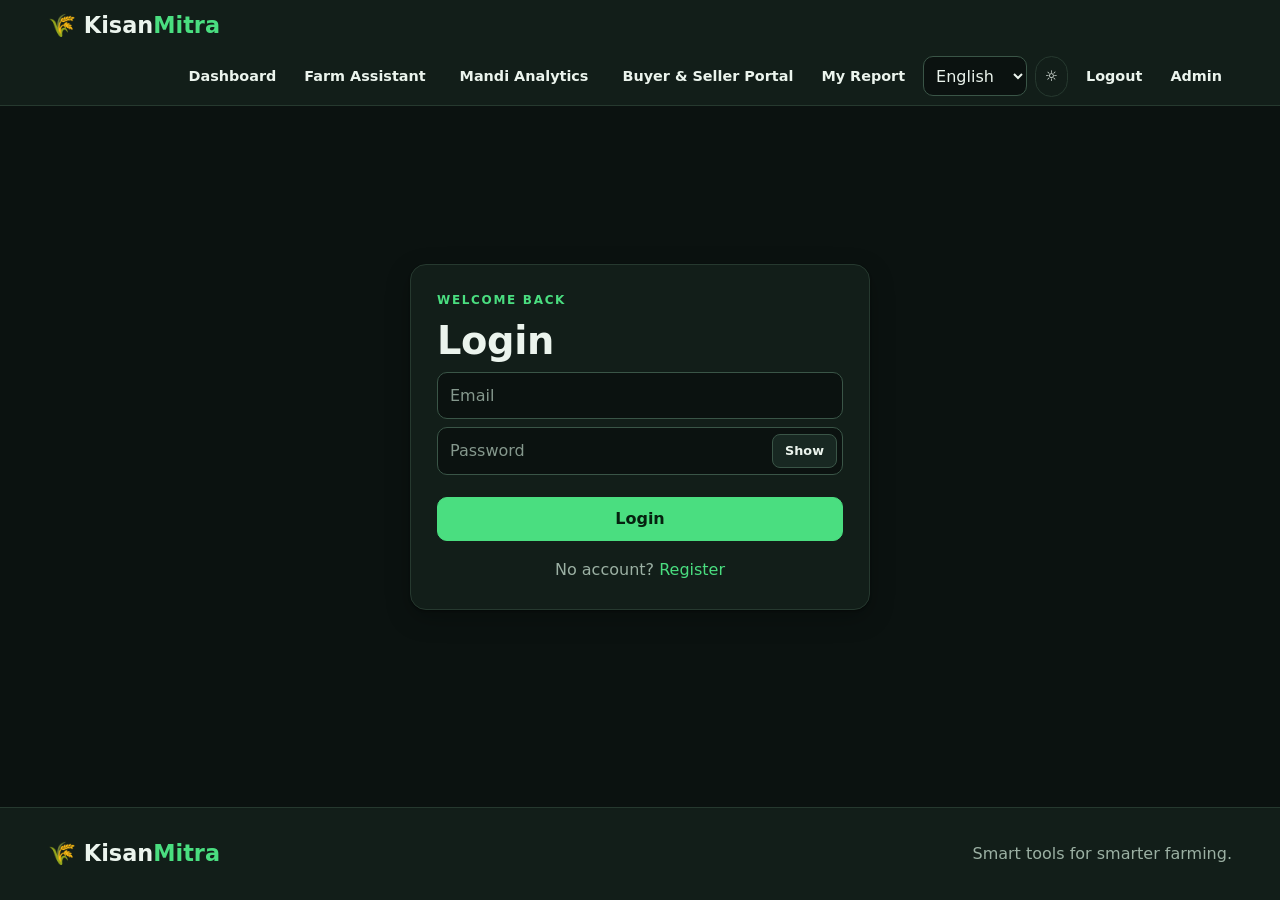
<file: frontend/admin.html>
<!doctype html><html lang="en"><head><meta charset="UTF-8"><meta name="viewport" content="width=device-width,initial-scale=1"><title>Admin — Kisan Mitra</title><link rel="stylesheet" href="css/style.css"></head><body><div id="header"></div><main class="section"><p class="eyebrow">RESTRICTED ACCESS</p><h1>Admin Dashboard</h1><p class="muted">Only accounts assigned the admin role can view this information.</p><div id="adminStats" class="dashboard-grid"></div><h2>Recent users</h2><div id="adminUsers" class="report-list"></div><p id="adminError" class="error"></p></main><div id="footer"></div><script src="js/i18n.js"></script><script src="js/components.js"></script><script src="js/admin.js"></script>
<script src="js/ui.js"></script></body></html>
</file>
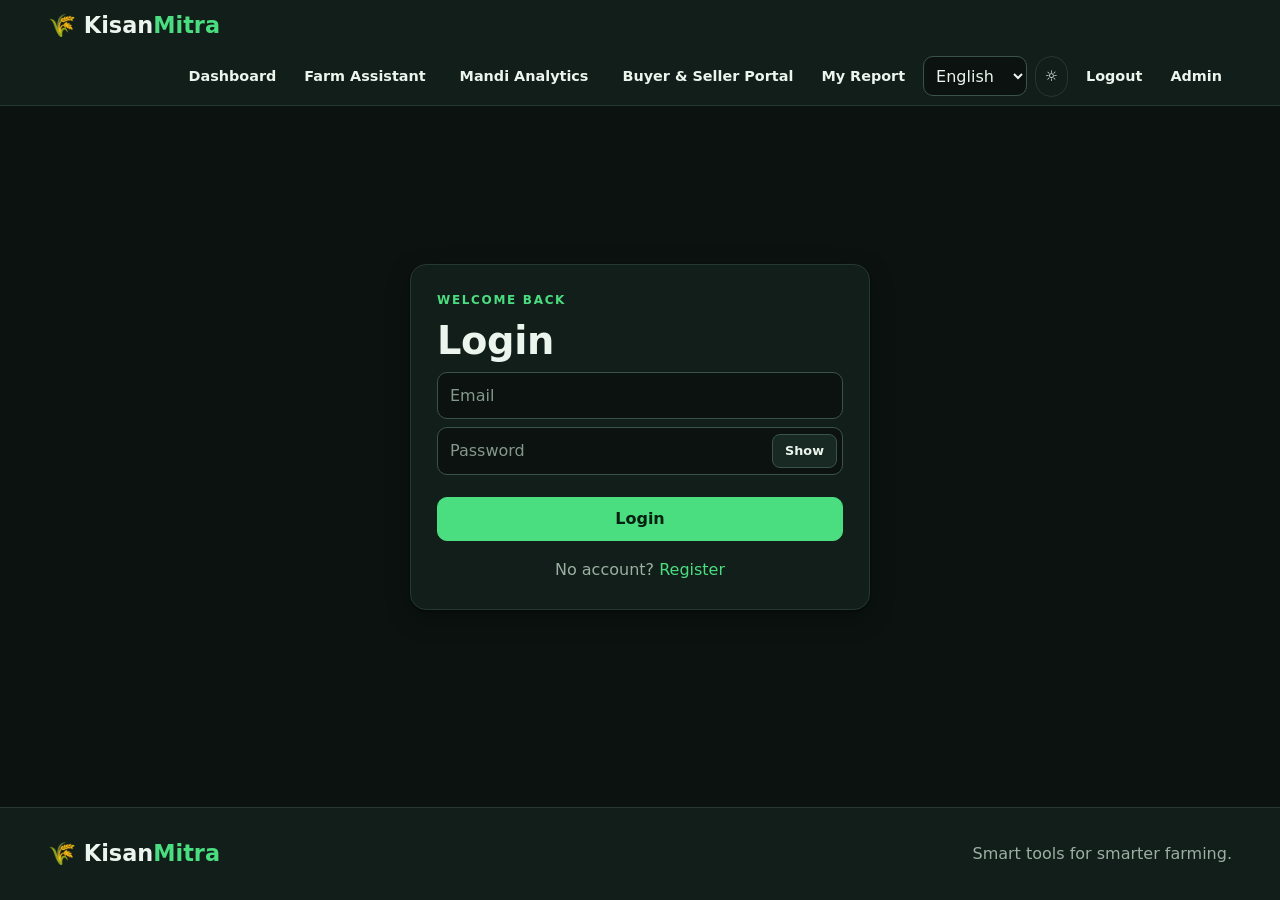
<file: frontend/farm-tools.html>
<!doctype html>
<html lang="en"><head><meta charset="UTF-8"><meta name="viewport" content="width=device-width,initial-scale=1">
<title>Smart Farming Assistant — KisanMitra</title><link rel="stylesheet" href="css/style.css"></head>
<body><div id="header"></div>
<main class="section farm-tools">
  <section class="farm-tools-intro km-farm-assistant-hero" aria-labelledby="km-farm-brand-title">
    <div class="km-farm-hero-copy">
      <p class="eyebrow">YOUR INTELLIGENT FARMING COMPANION</p>
      <h1 id="km-farm-brand-title" class="km-farm-brand-title">
        <span class="km-farm-brand-kicker">AI CROP INTELLIGENCE</span>
        <span class="km-farm-brand-name">Kisan<span>Mitra</span></span>
      </h1>
      <h2 class="km-farm-assistant-heading" data-i18n="farmTitle">SMART FARMING ASSISTANT</h2>
      <p class="muted km-farm-assistant-description">Your field-side digital companion for crop care, smarter planning and confident farming decisions.</p>
      <div class="km-floating-taglines" aria-label="KisanMitra Farm Assistant benefits">
        <span>Ask in Your Language</span>
        <span>Understand Crop Health</span>
        <span>Plan Every Farm Activity</span>
        <span>Get Local Weather Insights</span>
        <span>Explore Mandi Prices</span>
        <span>Grow Smarter Every Day</span>
      </div>
      <p class="km-farm-assistant-note" data-i18n="farmIntro">Ask crop questions, plan farm activities, and choose email alerts.</p>
    </div>
  </section>
  <div class="farm-tools-grid">
    <section class="card chat-card">
      <h2 data-i18n="chatTitle">AI Crop Assistant</h2><p class="muted" data-i18n="chatHint">Ask about crop care, symptoms, irrigation, or safe farm practices.</p>
      <div id="chatMessages" class="chat-messages" aria-live="polite"><div class="chat-bubble assistant" data-i18n="assistantWelcome">Hello! Ask me a crop or farming question.</div></div>
      <form id="chatForm" class="chat-form"><textarea id="chatInput" rows="3" maxlength="3000" data-i18n-placeholder="messagePlaceholder" placeholder="Type your farming question…" required></textarea><button class="btn" type="submit" data-i18n="send">Send</button></form>
      <p id="chatStatus" class="muted" role="status"></p>
      <label class="field-label" for="chatCrop">Crop (optional)</label><input id="chatCrop" class="field" maxlength="100" placeholder="e.g. wheat, rice, cotton">
    </section>
    <section class="card">
      <h2 data-i18n="calendarTitle">Farm Calendar</h2><p class="muted" data-i18n="calendarHint">Add farm activities and reminders.</p>
      <form id="calendarForm" class="stack-form">
        <label><span data-i18n="eventTitle">Activity title</span><input id="eventTitle" class="field" maxlength="160" required></label>
        <label><span data-i18n="eventDescription">Notes (optional)</span><textarea id="eventDescription" class="field" rows="2"></textarea></label>
        <label><span data-i18n="eventType">Activity type</span><select id="eventType" class="field"><option value="sowing" data-i18n="sowing">Sowing</option><option value="irrigation" data-i18n="irrigation">Irrigation</option><option value="fertilizer" data-i18n="fertilizer">Fertilizer</option><option value="spraying" data-i18n="spraying">Spraying</option><option value="harvest" data-i18n="harvest">Harvest</option><option value="inspection" data-i18n="inspection">Crop inspection</option><option value="other" data-i18n="other">Other</option></select></label>
        <label><span data-i18n="eventDate">Date</span><input id="eventDate" type="date" class="field" required></label>
        <label><span data-i18n="remindBefore">Remind me days before</span><select id="reminderDays" class="field"><option value="0">0</option><option value="1" selected>1</option><option value="2">2</option><option value="3">3</option><option value="7">7</option></select></label>
        <button class="btn" type="submit" data-i18n="addEvent">Add activity</button><p id="calendarStatus" class="muted" role="status"></p>
      </form>
      <div id="calendarEvents" class="calendar-events"><p data-i18n="loading">Loading…</p></div>
    </section>
    <section class="card notification-card">
      <h2>Email &amp; Alert Preferences</h2>
      <p class="muted">Choose whether to receive farm reminders and weather-risk alerts by email.</p>
      <form id="preferencesForm" class="stack-form">
        <label><span data-i18n="language">Language</span><select id="prefLanguage" class="field">
          <option value="en">English</option><option value="hi">हिन्दी</option><option value="pa">ਪੰਜਾਬੀ</option><option value="ha">हरियाणवी</option><option value="gu">ગુજરાતી</option><option value="mr">मराठी</option><option value="bn">বাংলা</option><option value="ur">اردو</option><option value="ta">தமிழ்</option><option value="te">తెలుగు</option><option value="kn">ಕನ್ನಡ</option><option value="ml">മലയാളം</option><option value="or">ଓଡ଼ିଆ</option><option value="as">অসমীয়া</option>
        </select></label>
        <div class="channel-row"><label class="check-label"><input id="emailEnabled" type="checkbox"><span data-i18n="email">Email</span></label><input id="emailAddress" class="field" type="email" data-i18n-placeholder="emailAddress" placeholder="Email address"></div>
        <label class="check-label"><input id="weatherAlerts" type="checkbox" checked><span data-i18n="weatherAlerts">Weather-risk alerts</span></label>
        <label class="check-label"><input id="cropReminders" type="checkbox" checked><span data-i18n="cropReminders">Farm calendar reminders</span></label>
        <label class="check-label consent-check"><input id="notificationConsent" type="checkbox"><span>I agree to receive the email alerts I enable. I can turn them off later.</span></label>
        <button id="savePreferences" class="btn" type="submit" data-i18n="save">Save preferences</button>
        <button id="setWeatherLocation" class="btn outline" type="button" data-i18n="weatherLocation">Use current location for weather alerts</button>
        <button id="testNotifications" class="btn outline" type="button">Send test email</button>
        <p id="preferencesStatus" class="muted" role="status"></p><pre id="testResults" class="test-results hidden"></pre>
      </form>
      <p class="disclaimer">Email delivery requires SMTP settings in the backend environment. Weather alerts are forecast-based and may not capture local microclimates.</p>
    </section>
  </div>
</main><div id="footer"></div>
<script src="js/i18n.js"></script><script src="js/components.js"></script><script src="js/farm-tools.js"></script>
<script src="js/ui.js"></script></body></html>
</file>
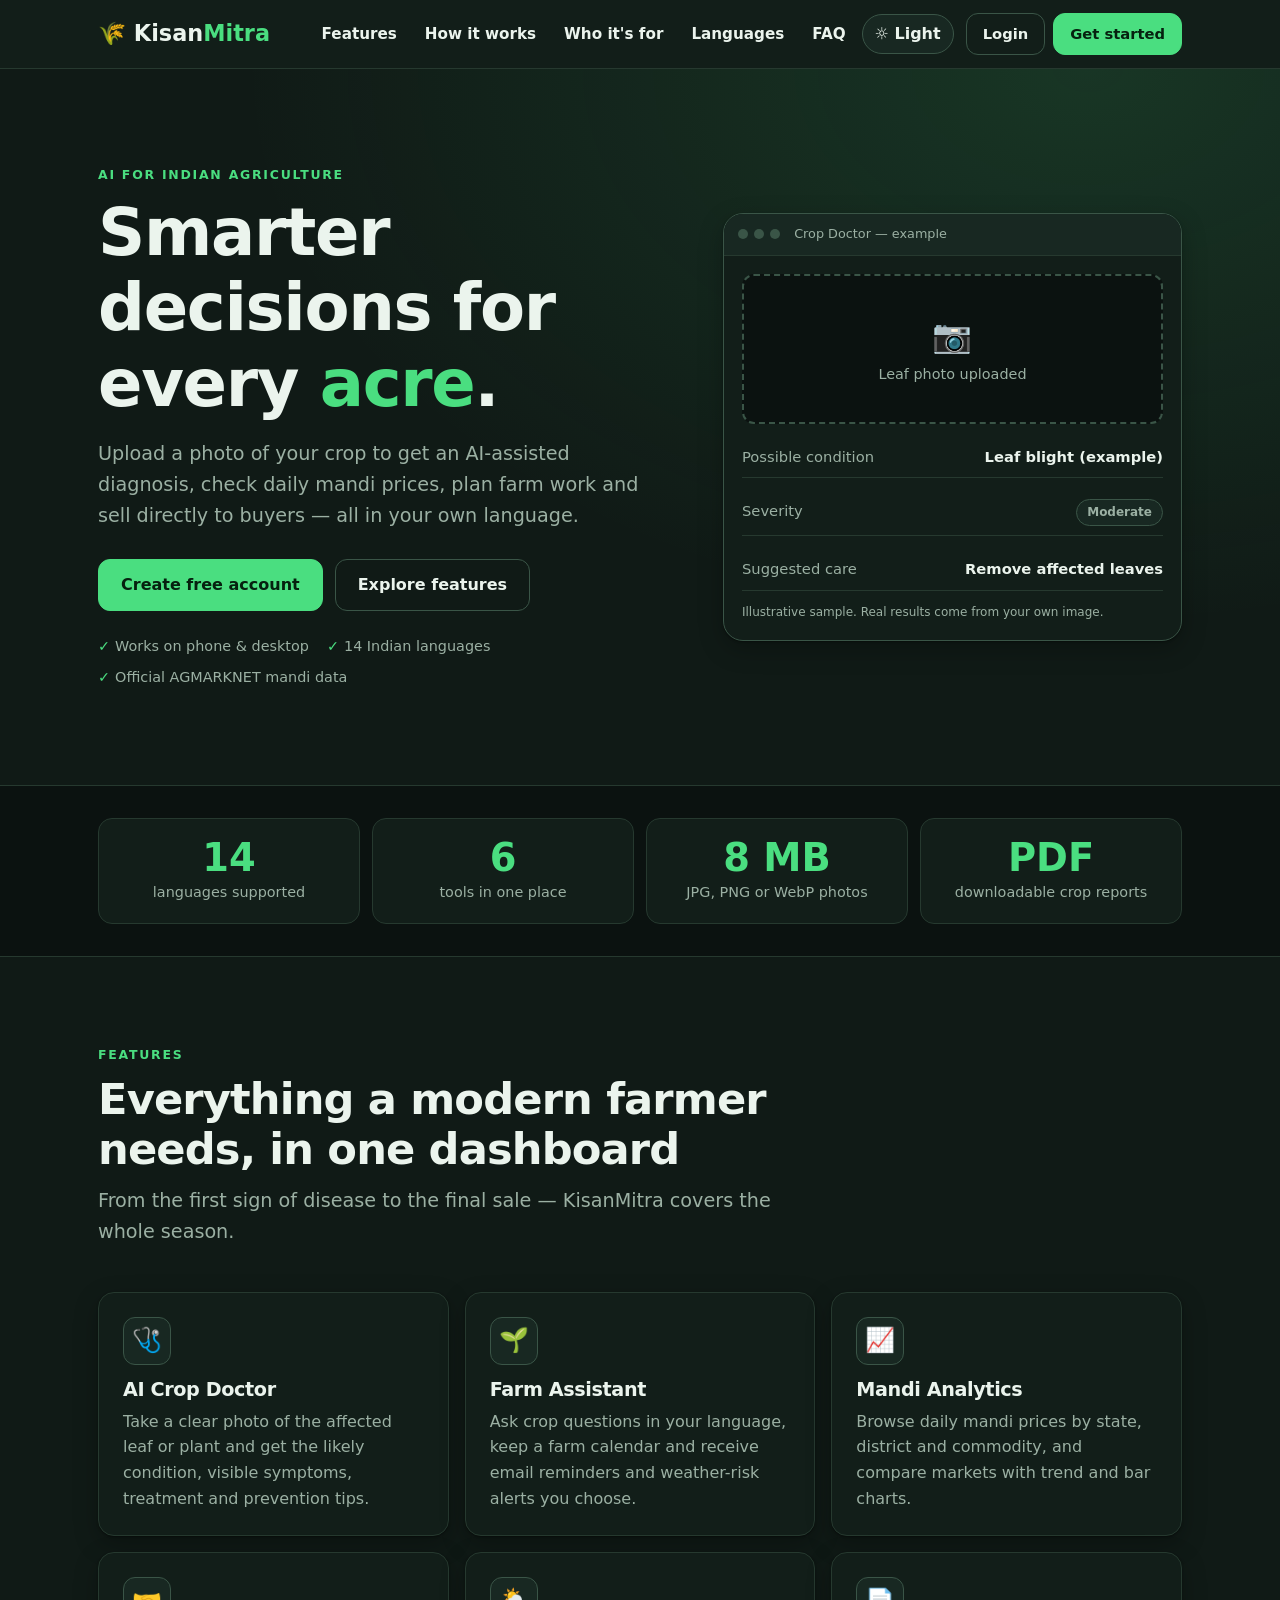
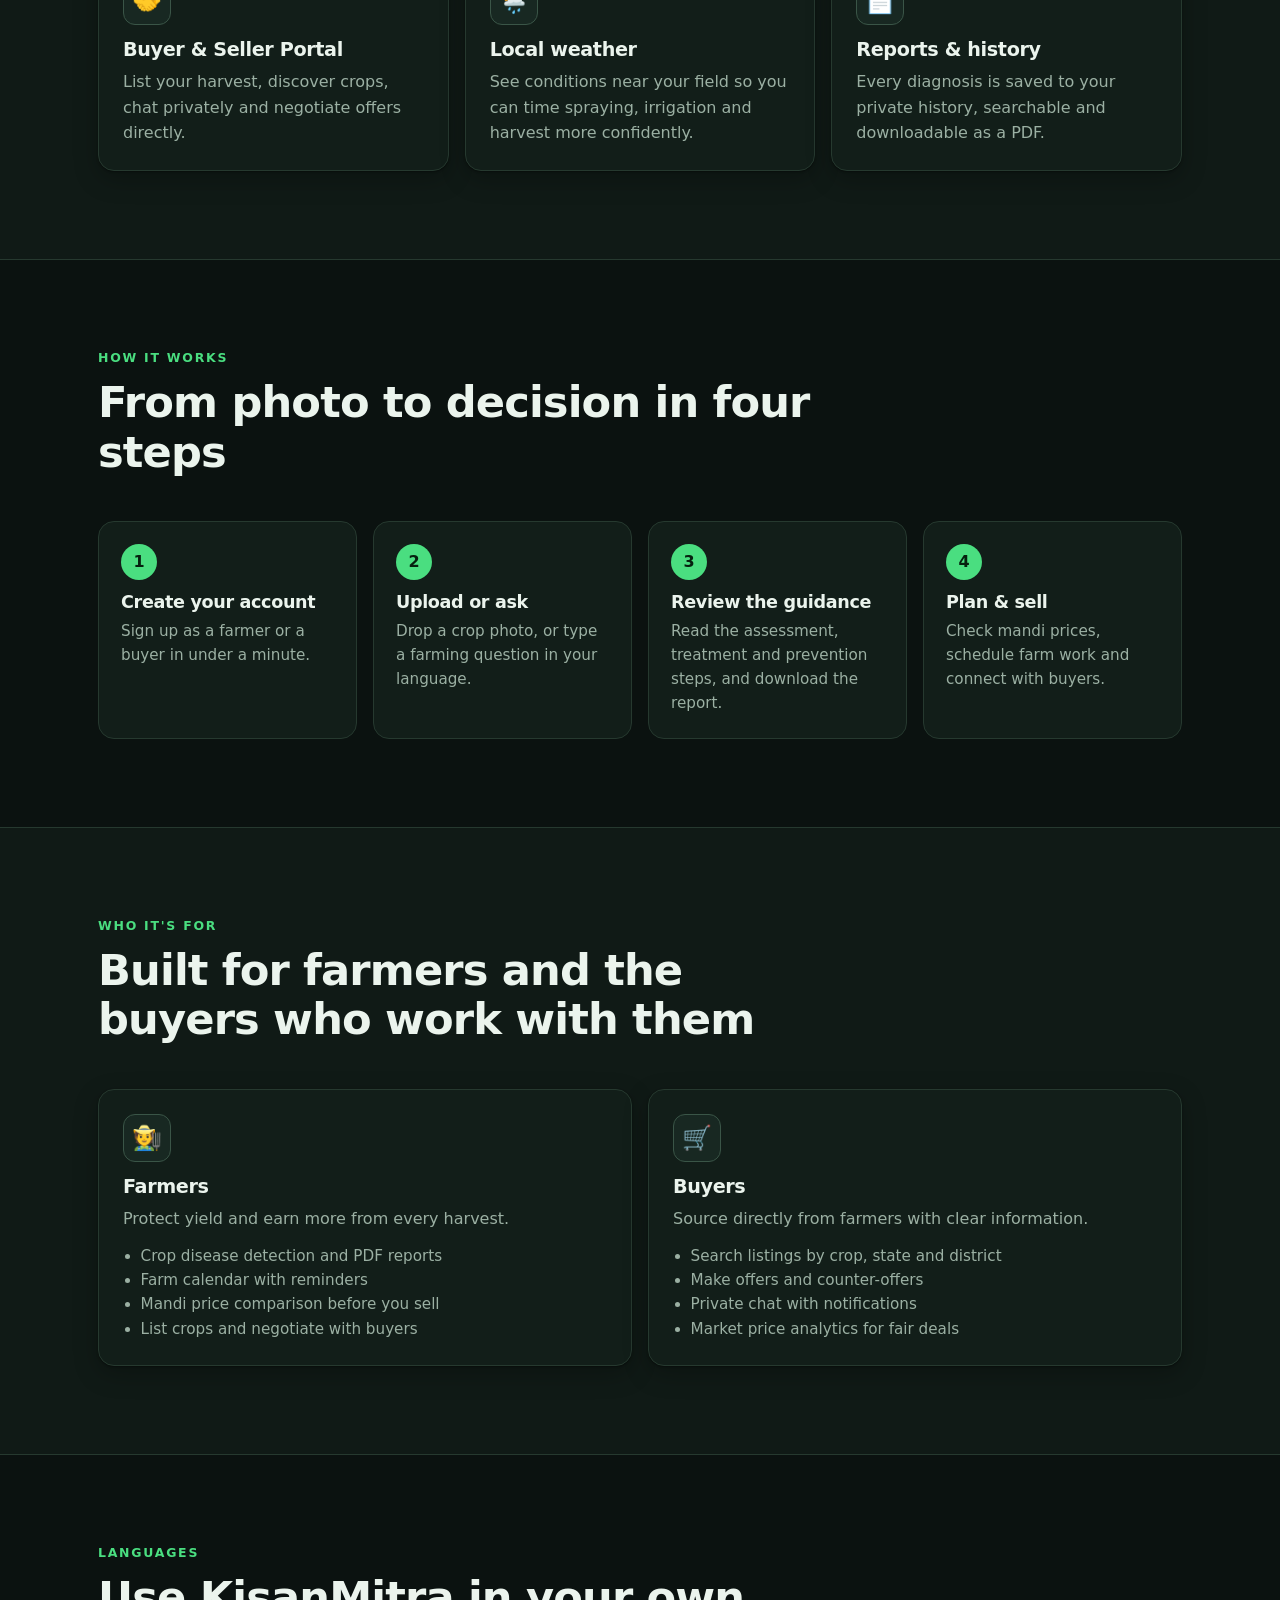
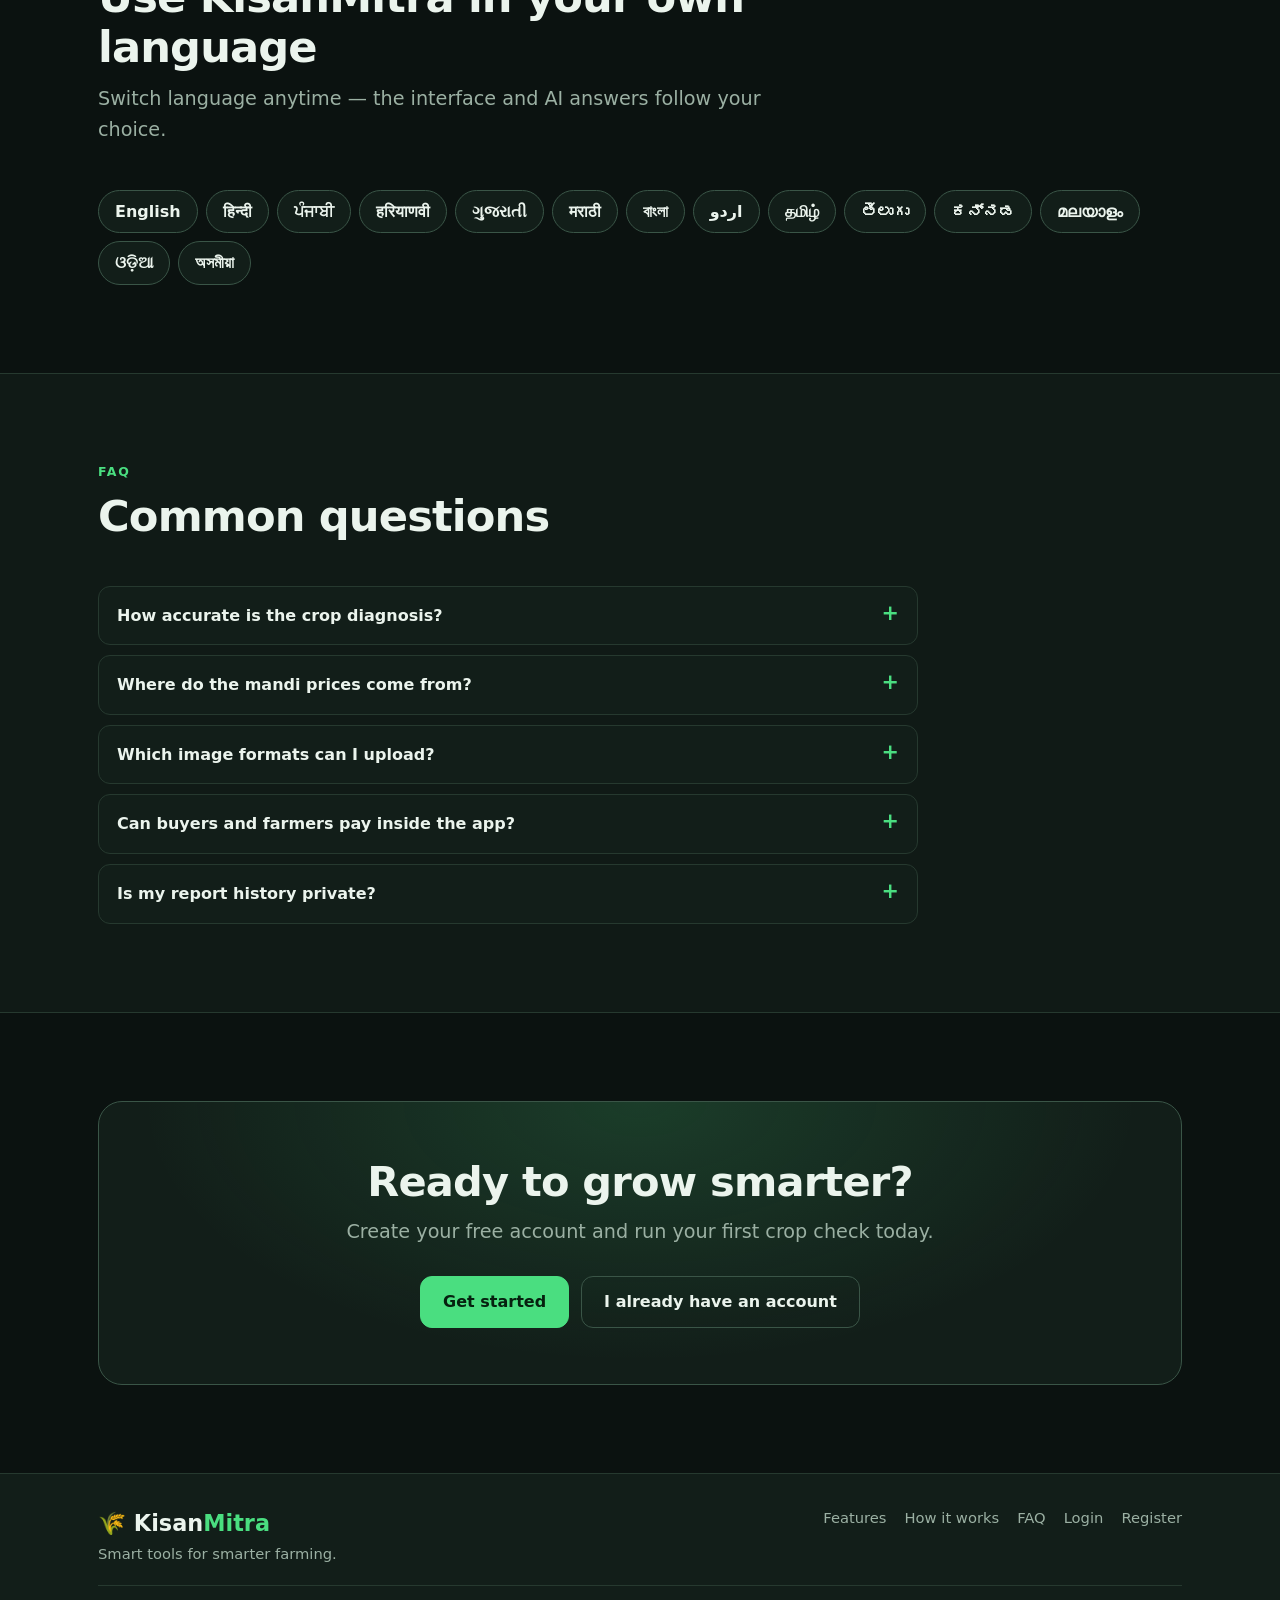
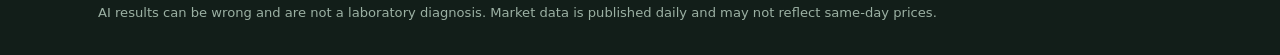
<file: frontend/landing.html>
<!doctype html>
<html lang="en">
<head>
<meta charset="UTF-8">
<meta name="viewport" content="width=device-width,initial-scale=1">
<title>KisanMitra — AI Crop Doctor, Mandi Prices &amp; Farmer Marketplace</title>
<meta name="description" content="KisanMitra helps farmers diagnose crop problems from a photo, track mandi prices, plan farm work and sell directly to buyers — in 14 Indian languages.">
<meta property="og:title" content="KisanMitra — Smart tools for smarter farming">
<meta property="og:description" content="AI crop diagnosis, mandi price analytics, farm calendar and a direct farmer-to-buyer marketplace.">
<meta property="og:type" content="website">
<link rel="stylesheet" href="css/landing.css">
<script>try{document.documentElement.dataset.theme=localStorage.getItem("km_theme")||"dark"}catch(e){document.documentElement.dataset.theme="dark"}</script>
</head>
<body>
<a class="skip" href="#main">Skip to content</a>

<header class="top">
  <div class="wrap">
    <a class="brand" href="landing.html" aria-label="KisanMitra home">🌾 Kisan<span>Mitra</span></a>
    <button class="icon-btn burger" id="burger" type="button" aria-expanded="false" aria-controls="menu" aria-label="Toggle menu">☰</button>
    <nav class="menu" id="menu" aria-label="Main">
      <a href="#features">Features</a>
      <a href="#how">How it works</a>
      <a href="#who">Who it's for</a>
      <a href="#languages">Languages</a>
      <a href="#faq">FAQ</a>
      <button class="icon-btn" id="themeBtn" type="button" aria-label="Switch colour theme">Theme</button>
      <div class="auth">
        <a class="btn ghost sm" id="loginLink" href="login.html">Login</a>
        <a class="btn sm" id="startLink" href="register.html">Get started</a>
      </div>
    </nav>
  </div>
</header>

<main id="main">
  <!-- Hero -->
  <section class="hero" aria-labelledby="hero-title">
    <div class="wrap hero-grid">
      <div>
        <p class="eyebrow">AI for Indian agriculture</p>
        <h1 id="hero-title">Smarter decisions for every <em>acre</em>.</h1>
        <p class="lead">Upload a photo of your crop to get an AI-assisted diagnosis, check daily mandi prices, plan farm work and sell directly to buyers — all in your own language.</p>
        <div class="cta">
          <a class="btn" href="register.html" id="heroStart">Create free account</a>
          <a class="btn ghost" href="#features">Explore features</a>
        </div>
        <ul class="trust">
          <li>Works on phone &amp; desktop</li>
          <li>14 Indian languages</li>
          <li>Official AGMARKNET mandi data</li>
        </ul>
      </div>

      <div class="preview" aria-label="Example of a Crop Doctor result">
        <div class="preview-bar"><span class="dot"></span><span class="dot"></span><span class="dot"></span>&nbsp; Crop Doctor — example</div>
        <div class="preview-body">
          <div class="scan"><div><b aria-hidden="true">📷</b>Leaf photo uploaded</div></div>
          <div class="row"><span>Possible condition</span><strong>Leaf blight (example)</strong></div>
          <div class="row"><span>Severity</span><span class="pill">Moderate</span></div>
          <div class="row"><span>Suggested care</span><strong>Remove affected leaves</strong></div>
          <p class="note">Illustrative sample. Real results come from your own image.</p>
        </div>
      </div>
    </div>
  </section>

  <!-- Facts -->
  <section aria-label="At a glance" style="padding-block:32px">
    <div class="wrap facts">
      <div class="fact"><b>14</b><span>languages supported</span></div>
      <div class="fact"><b>6</b><span>tools in one place</span></div>
      <div class="fact"><b>8 MB</b><span>JPG, PNG or WebP photos</span></div>
      <div class="fact"><b>PDF</b><span>downloadable crop reports</span></div>
    </div>
  </section>

  <!-- Features -->
  <section id="features" class="alt" aria-labelledby="f-title">
    <div class="wrap">
      <div class="head">
        <p class="eyebrow">Features</p>
        <h2 id="f-title">Everything a modern farmer needs, in one dashboard</h2>
        <p class="lead">From the first sign of disease to the final sale — KisanMitra covers the whole season.</p>
      </div>
      <div class="grid">
        <article class="card"><div class="ico" aria-hidden="true">🩺</div><h3>AI Crop Doctor</h3><p>Take a clear photo of the affected leaf or plant and get the likely condition, visible symptoms, treatment and prevention tips.</p></article>
        <article class="card"><div class="ico" aria-hidden="true">🌱</div><h3>Farm Assistant</h3><p>Ask crop questions in your language, keep a farm calendar and receive email reminders and weather-risk alerts you choose.</p></article>
        <article class="card"><div class="ico" aria-hidden="true">📈</div><h3>Mandi Analytics</h3><p>Browse daily mandi prices by state, district and commodity, and compare markets with trend and bar charts.</p></article>
        <article class="card"><div class="ico" aria-hidden="true">🤝</div><h3>Buyer &amp; Seller Portal</h3><p>List your harvest, discover crops, chat privately and negotiate offers directly.</p></article>
        <article class="card"><div class="ico" aria-hidden="true">🌦️</div><h3>Local weather</h3><p>See conditions near your field so you can time spraying, irrigation and harvest more confidently.</p></article>
        <article class="card"><div class="ico" aria-hidden="true">📄</div><h3>Reports &amp; history</h3><p>Every diagnosis is saved to your private history, searchable and downloadable as a PDF.</p></article>
      </div>
    </div>
  </section>

  <!-- How it works -->
  <section id="how" aria-labelledby="h-title">
    <div class="wrap">
      <div class="head">
        <p class="eyebrow">How it works</p>
        <h2 id="h-title">From photo to decision in four steps</h2>
      </div>
      <ol class="steps">
        <li><h3>Create your account</h3><p>Sign up as a farmer or a buyer in under a minute.</p></li>
        <li><h3>Upload or ask</h3><p>Drop a crop photo, or type a farming question in your language.</p></li>
        <li><h3>Review the guidance</h3><p>Read the assessment, treatment and prevention steps, and download the report.</p></li>
        <li><h3>Plan &amp; sell</h3><p>Check mandi prices, schedule farm work and connect with buyers.</p></li>
      </ol>
    </div>
  </section>

  <!-- Who it's for -->
  <section id="who" class="alt" aria-labelledby="w-title">
    <div class="wrap">
      <div class="head">
        <p class="eyebrow">Who it's for</p>
        <h2 id="w-title">Built for farmers and the buyers who work with them</h2>
      </div>
      <div class="two">
        <article class="card"><div class="ico" aria-hidden="true">🧑‍🌾</div><h3>Farmers</h3><p>Protect yield and earn more from every harvest.</p>
          <ul><li>Crop disease detection and PDF reports</li><li>Farm calendar with reminders</li><li>Mandi price comparison before you sell</li><li>List crops and negotiate with buyers</li></ul></article>
        <article class="card"><div class="ico" aria-hidden="true">🛒</div><h3>Buyers</h3><p>Source directly from farmers with clear information.</p>
          <ul><li>Search listings by crop, state and district</li><li>Make offers and counter-offers</li><li>Private chat with notifications</li><li>Market price analytics for fair deals</li></ul></article>
      </div>
    </div>
  </section>

  <!-- Languages -->
  <section id="languages" aria-labelledby="l-title">
    <div class="wrap">
      <div class="head">
        <p class="eyebrow">Languages</p>
        <h2 id="l-title">Use KisanMitra in your own language</h2>
        <p class="lead">Switch language anytime — the interface and AI answers follow your choice.</p>
      </div>
      <ul class="langs">
        <li>English</li><li>हिन्दी</li><li>ਪੰਜਾਬੀ</li><li>हरियाणवी</li><li>ગુજરાતી</li><li>मराठी</li><li>বাংলা</li>
        <li>اردو</li><li>தமிழ்</li><li>తెలుగు</li><li>ಕನ್ನಡ</li><li>മലയാളം</li><li>ଓଡ଼ିଆ</li><li>অসমীয়া</li>
      </ul>
    </div>
  </section>

  <!-- FAQ -->
  <section id="faq" class="alt" aria-labelledby="q-title">
    <div class="wrap">
      <div class="head">
        <p class="eyebrow">FAQ</p>
        <h2 id="q-title">Common questions</h2>
      </div>
      <div class="faq">
        <details><summary>How accurate is the crop diagnosis?</summary><p>Results are AI-assisted and based on the photo alone, so they can be wrong. They are not a laboratory diagnosis — confirm serious problems with a local agricultural expert.</p></details>
        <details><summary>Where do the mandi prices come from?</summary><p>Prices come from published data.gov.in / AGMARKNET records. Data is daily, and missing dates mean no record was published for that market.</p></details>
        <details><summary>Which image formats can I upload?</summary><p>JPG, PNG and WebP, up to 8 MB. A clear, well-lit photo of the affected leaf gives the best result.</p></details>
        <details><summary>Can buyers and farmers pay inside the app?</summary><p>No. The marketplace is for listings, offers and chat. The AI assistant cannot accept offers or make payments on your behalf.</p></details>
        <details><summary>Is my report history private?</summary><p>Yes. Only your own reports are returned to your account.</p></details>
      </div>
    </div>
  </section>

  <!-- Final CTA -->
  <section aria-labelledby="c-title">
    <div class="wrap">
      <div class="band">
        <h2 id="c-title">Ready to grow smarter?</h2>
        <p class="lead">Create your free account and run your first crop check today.</p>
        <div class="cta">
          <a class="btn" href="register.html" id="ctaStart">Get started</a>
          <a class="btn ghost" href="login.html" id="ctaLogin">I already have an account</a>
        </div>
      </div>
    </div>
  </section>
</main>

<footer>
  <div class="wrap">
    <div class="foot">
      <div><a class="brand" href="landing.html">🌾 Kisan<span>Mitra</span></a><p>Smart tools for smarter farming.</p></div>
      <nav aria-label="Footer">
        <a href="#features">Features</a><a href="#how">How it works</a><a href="#faq">FAQ</a><a href="login.html">Login</a><a href="register.html">Register</a>
      </nav>
    </div>
    <p class="disclaimer">AI results can be wrong and are not a laboratory diagnosis. Market data is published daily and may not reflect same-day prices.</p>
  </div>
</footer>

<script>
(function () {
  var $ = function (s) { return document.querySelector(s); };
  var menu = $("#menu"), burger = $("#burger");
  burger.addEventListener("click", function () {
    var open = menu.classList.toggle("open");
    burger.setAttribute("aria-expanded", String(open));
    burger.textContent = open ? "✕" : "☰";
  });
  menu.addEventListener("click", function (e) {
    if (e.target.closest("a")) { menu.classList.remove("open"); burger.setAttribute("aria-expanded", "false"); burger.textContent = "☰"; }
  });
  document.addEventListener("keydown", function (e) { if (e.key === "Escape") menu.classList.remove("open"); });

  var themeBtn = $("#themeBtn");
  function label() { themeBtn.textContent = document.documentElement.dataset.theme === "light" ? "☾ Dark" : "☼ Light"; }
  label();
  themeBtn.addEventListener("click", function () {
    var t = document.documentElement.dataset.theme === "light" ? "dark" : "light";
    document.documentElement.dataset.theme = t;
    try { localStorage.setItem("km_theme", t); } catch (e) {}
    label();
  });

  // If already signed in, send the main buttons to the dashboard instead.
  var token = null;
  try { token = localStorage.getItem("access_token"); } catch (e) {}
  if (token) {
    $("#loginLink").hidden = true;
    ["#startLink", "#heroStart", "#ctaStart"].forEach(function (id) {
      var a = $(id); a.href = "index.html"; a.textContent = "Open dashboard";
    });
    $("#ctaLogin").hidden = true;
  }
})();
</script>
</body>
</html>
</file>
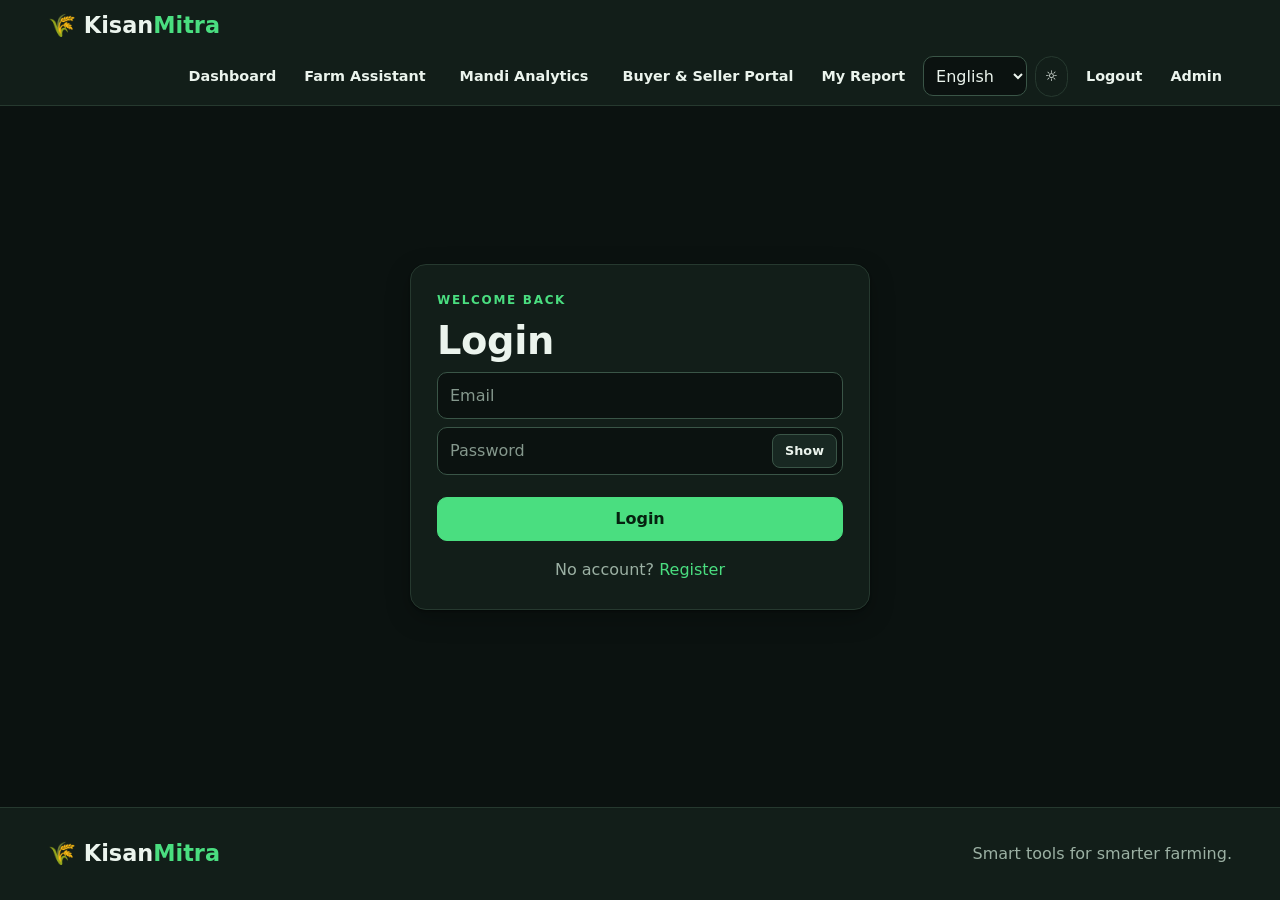
<file: frontend/login.html>
<!doctype html><html><head><meta charset="UTF-8"><meta name="viewport" content="width=device-width,initial-scale=1"><title>Login</title><link rel="stylesheet" href="css/style.css"></head><body><div id="header"></div><main class="auth-page"><div class="auth-card"><p class="eyebrow">WELCOME BACK</p><h1>Login</h1><form id="loginForm"><input id="email" type="email" placeholder="Email" required><input id="password" type="password" placeholder="Password" required><button class="btn full">Login</button><p id="authError" class="error"></p></form><p class="auth-link">No account? <a href="register.html">Register</a></p></div></main><div id="footer"></div><script src="js/i18n.js"></script><script src="js/components.js"></script><script src="js/auth.js"></script>
<script src="js/ui.js"></script></body></html>
</file>
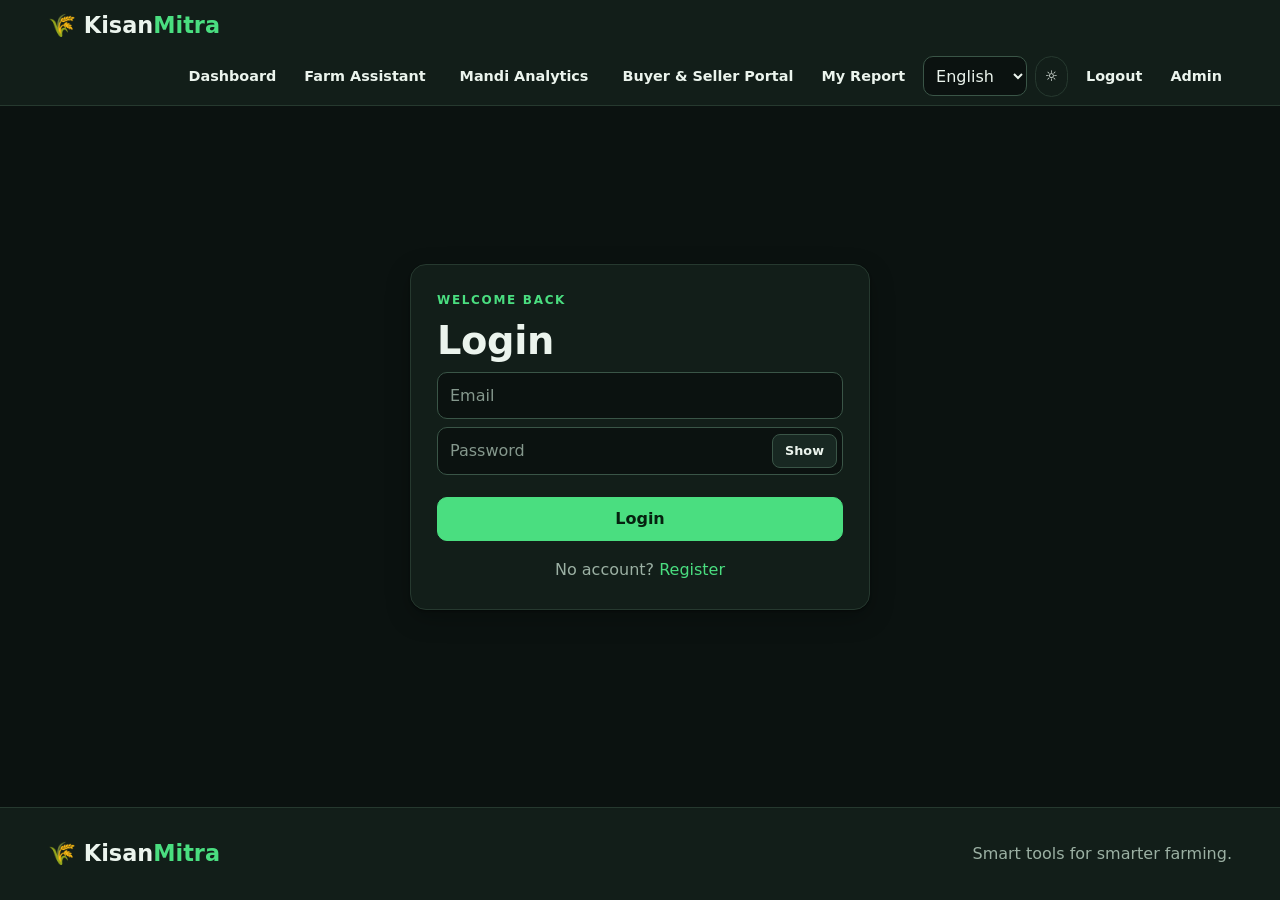
<file: frontend/marketplace.html>
<!doctype html><html lang="en"><head><meta charset="utf-8"><meta name="viewport" content="width=device-width,initial-scale=1"><title>Kisan Mitra — Marketplace</title><link rel="stylesheet" href="css/style.css"></head><body><div id="header"></div><main><section class="hero"><p class="eyebrow">FARMER-TO-BUYER MARKETPLACE</p><h1>Buyer & Seller Portal</h1><p>List harvest, discover crops and negotiate directly.</p></section><section class="section dashboard-grid"><article class="card" data-roles="farmer,buyer,admin"><h2>Marketplace profile</h2><select id="account"><option value="both">Buyer and seller</option><option value="seller">Seller</option><option value="buyer">Buyer</option></select><input id="phone" placeholder="Phone (optional)"><input id="state" placeholder="State"><input id="district" placeholder="District"><button class="btn" id="saveProfile">Save profile</button><p id="profileStatus" class="muted"></p></article><article class="card" data-roles="farmer,admin"><h2>Create crop listing</h2><input id="commodity" placeholder="Commodity e.g. Wheat"><input id="variety" placeholder="Variety"><input id="grade" placeholder="Quality / grade"><input id="quantity" type="number" min="0.01" step="0.01" placeholder="Available quantity (quintals)"><input id="price" type="number" min="0.01" step="0.01" placeholder="Asking price per quintal (₹)"><input id="pickup" placeholder="Pickup location"><textarea id="description" placeholder="Harvest date, quality notes, packaging, etc."></textarea><button class="btn" id="createListing">Publish listing</button><p id="listingStatus" class="muted"></p></article></section><section class="section card km-chat-notification-bar" data-roles="farmer,buyer,admin"><div class="km-chat-heading"><div><h2>Messages & notifications</h2><p class="muted">Chat privately with buyers and farmers about crop listings.</p></div><div class="km-chat-actions"><button class="btn outline" id="enableBrowserNotifications" type="button">Enable browser alerts</button><button class="btn" id="refreshChats" type="button">Refresh <span id="chatUnreadBadge" class="km-unread-badge" hidden>0</span></button></div></div><div class="km-chat-layout"><aside class="km-chat-sidebar"><h3>Conversations</h3><div id="chatConversationList"><p class="muted">Loading conversations…</p></div><h3 class="km-notification-title">Notifications <span id="notificationCount" class="km-unread-badge" hidden>0</span></h3><div id="chatNotificationList"><p class="muted">No notifications yet.</p></div></aside><section class="km-chat-window"><div id="activeChatHeader" class="km-chat-window-header"><strong>Select a conversation</strong><span class="muted">Your messages are private.</span></div><div id="chatMessages" class="km-chat-messages"><p class="muted">Choose a conversation to view messages.</p></div><form id="chatComposer" class="km-chat-composer"><textarea id="chatMessageInput" rows="2" maxlength="5000" placeholder="Write a message…" disabled required></textarea><button class="btn" id="sendChatMessage" type="submit" disabled>Send</button></form><p id="chatStatus" class="muted" aria-live="polite"></p></section></div></section><section class="section card" data-roles="farmer,buyer,admin"><h2>Find crops</h2><div class="filter-row"><input id="searchCommodity" placeholder="Commodity"><input id="searchState" placeholder="State"><input id="searchDistrict" placeholder="District"><button class="btn" id="search">Search</button></div><div id="listings" class="report-grid"></div></section><section class="section card"><h2>Farmer selling recommendations</h2><p class="muted">Rank mandis by estimated net profit. Enter your per-quintal costs; leave a cost at zero only if it does not apply. Location access helps identify your region, but this version does not invent unverified road distances.</p><div class="filter-row"><input id="recommendCommodity" placeholder="Commodity e.g. Wheat"><input id="recommendQty" type="number" min="0.01" step="0.01" placeholder="Quantity (quintals)"></div><h3>Estimated expenses per quintal (₹)</h3><div class="filter-row"><input id="transportCost" type="number" min="0" step="0.01" placeholder="Transport"><input id="loadingCost" type="number" min="0" step="0.01" placeholder="Loading / unloading"><input id="marketFee" type="number" min="0" step="0.01" placeholder="Market fees / commission"></div><div class="filter-row"><input id="packagingCost" type="number" min="0" step="0.01" placeholder="Packaging"><input id="otherCost" type="number" min="0" step="0.01" placeholder="Other expenses"><input id="productionCost" type="number" min="0" step="0.01" placeholder="Cultivation / production cost"></div><button class="btn" id="getRecommendations">Find highest estimated profit</button><p id="recommendStatus" class="muted"></p><div id="recommendations"></div></section><section class="section card"><h2>My offers & negotiations</h2><div id="offers"></div></section><section class="section card"><h2>Orders</h2><div id="orders"></div></section><section class="section card"><h2>AI marketplace assistant</h2><p class="muted">Ask about crop listings, offer wording, quality checks or negotiation. The assistant cannot accept offers or make payments.</p><div class="filter-row"><input id="assistantInput" placeholder="Ask a marketplace question"><button class="btn" id="askAssistant">Ask</button></div><p id="assistantReply"></p></section></main><div id="footer"></div><script src="js/components.js"></script><script src="js/marketplace.js"></script><script src="js/chat.js"></script>
<script src="js/ui.js"></script></body></html>
</file>
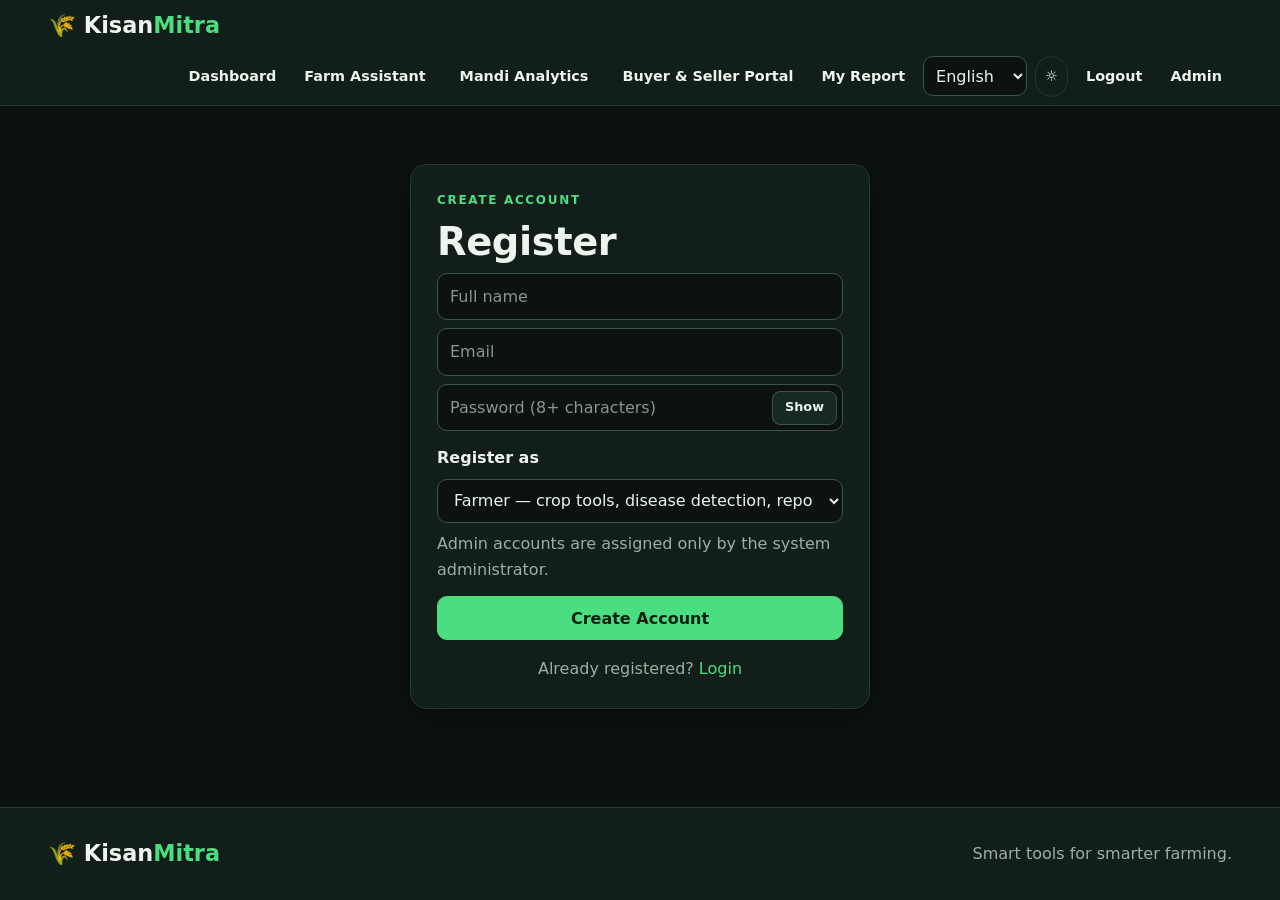
<file: frontend/register.html>
<!doctype html><html><head><meta charset="UTF-8"><meta name="viewport" content="width=device-width,initial-scale=1"><title>Register</title><link rel="stylesheet" href="css/style.css"></head><body><div id="header"></div><main class="auth-page"><div class="auth-card"><p class="eyebrow">CREATE ACCOUNT</p><h1>Register</h1><form id="registerForm"><input id="fullName" placeholder="Full name" required><input id="email" type="email" placeholder="Email" required><input id="password" type="password" minlength="8" placeholder="Password (8+ characters)" required><label for="role">Register as</label><select id="role" name="role" required><option value="farmer">Farmer — crop tools, disease detection, reports and mandi prices</option><option value="buyer">Buyer — browse crops, contact farmers and make offers</option></select><p class="muted">Admin accounts are assigned only by the system administrator.</p><button class="btn full">Create Account</button><p id="authError" class="error"></p></form><p class="auth-link">Already registered? <a href="login.html">Login</a></p></div></main><div id="footer"></div><script src="js/i18n.js"></script><script src="js/components.js"></script><script src="js/auth.js"></script>
<script src="js/ui.js"></script></body></html>
</file>
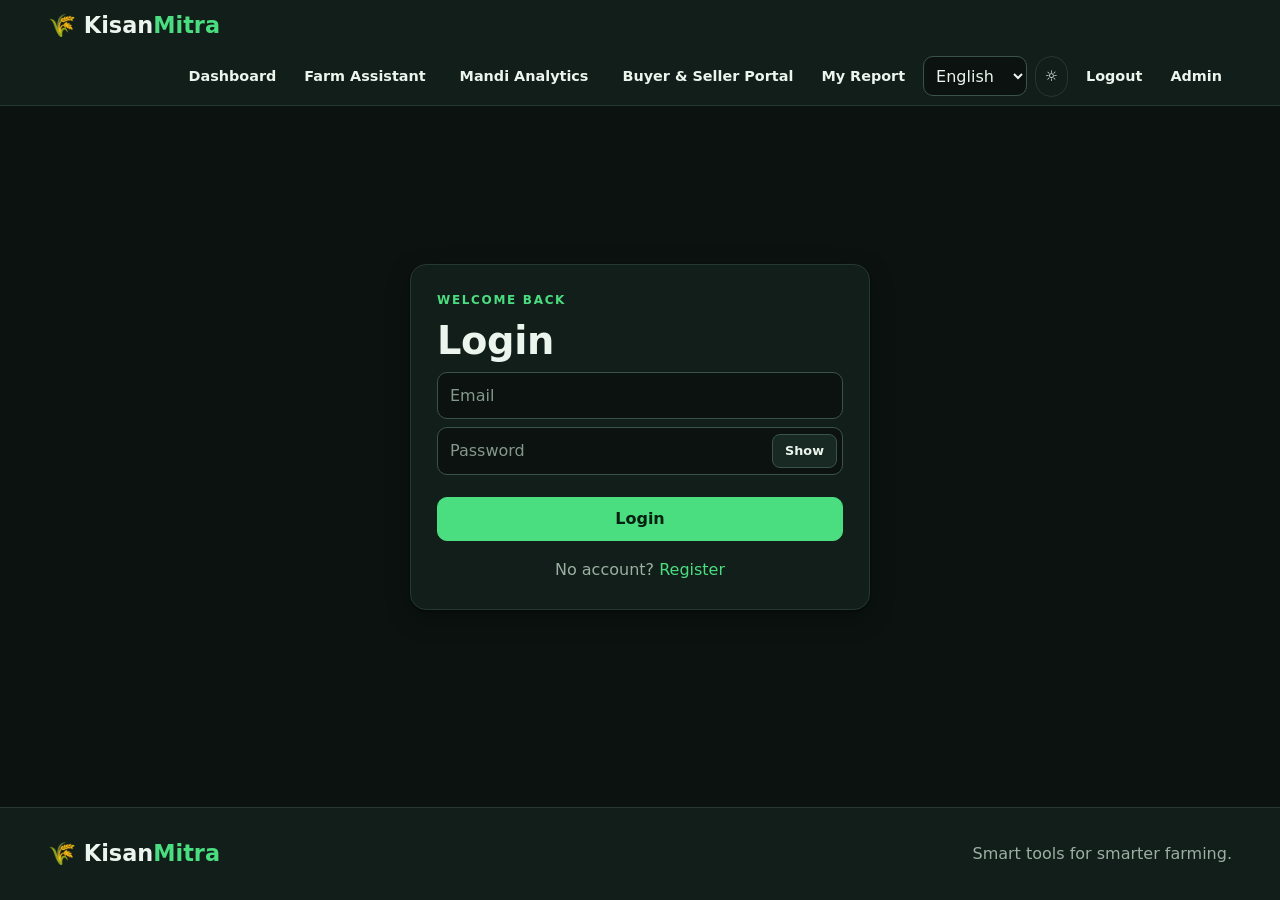
<file: frontend/report.html>
<!doctype html><html lang="en"><head><meta charset="UTF-8"><meta name="viewport" content="width=device-width,initial-scale=1"><title>Report details — Kisan Mitra</title><link rel="stylesheet" href="css/style.css"></head><body><div id="header"></div><main class="section"><a href="reports.html">← My Reports</a><h1>Crop report</h1><div id="reportDetail" class="card">Loading report…</div><p id="reportError" class="error"></p></main><div id="footer"></div><script src="js/i18n.js"></script><script src="js/components.js"></script><script src="js/report-detail.js"></script>
<script src="js/ui.js"></script></body></html>
</file>
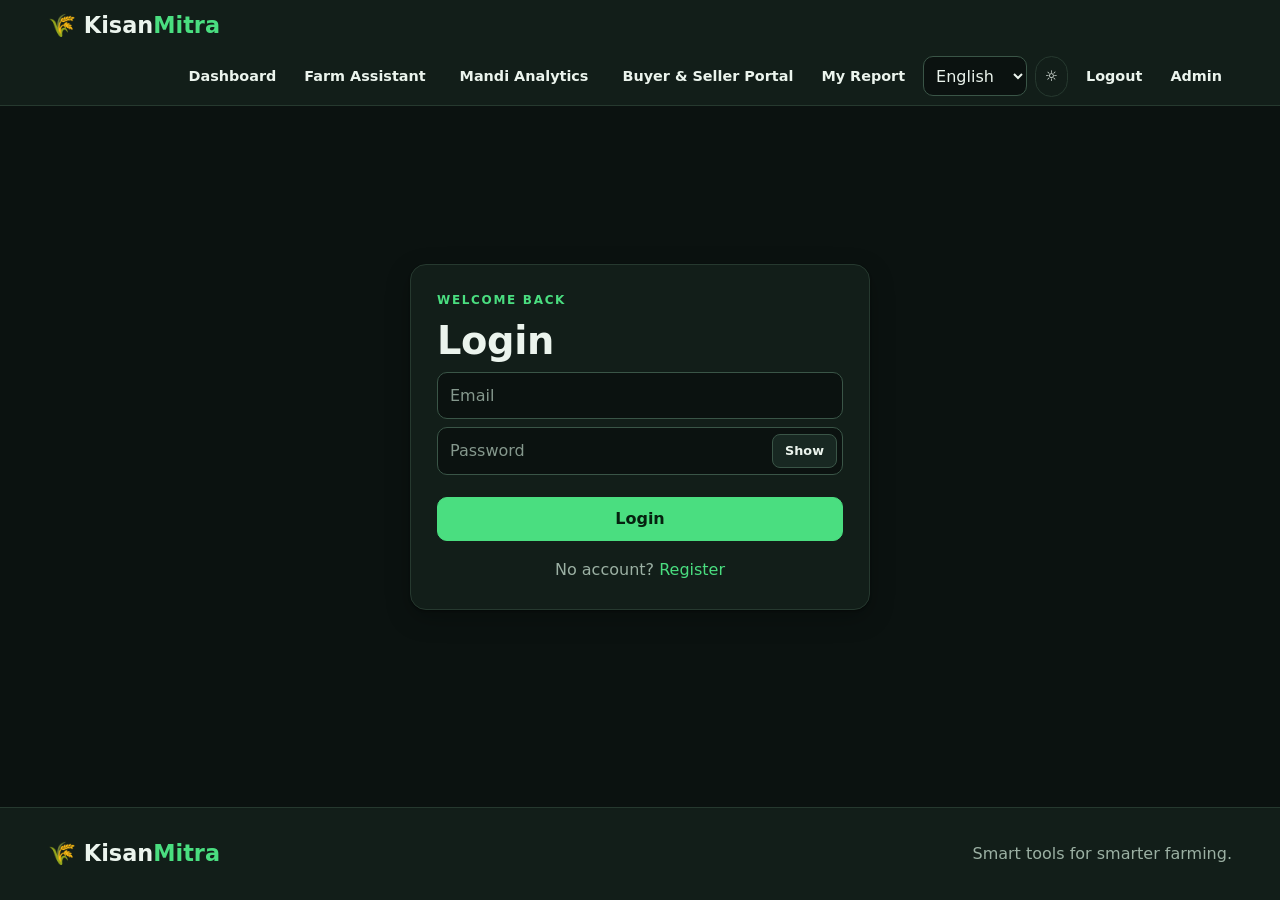
<file: frontend/reports.html>
<!doctype html><html><head><meta charset="UTF-8"><meta name="viewport" content="width=device-width,initial-scale=1"><title>My Reports</title><link rel="stylesheet" href="css/style.css"></head><body><div id="header"></div><main class="section"><div class="section-heading"><div><p class="eyebrow">PRIVATE HISTORY</p><h1>My Reports</h1><p class="muted">Only your own reports are returned by the backend.</p></div><a href="index.html" class="btn">New Diagnosis</a></div><div id="reportsList" class="report-list"></div></main><div id="footer"></div><script src="js/i18n.js"></script><script src="js/components.js"></script><script src="js/reports.js"></script>
<script src="js/ui.js"></script></body></html>
</file>
<file: frontend/css/style.css>
/*
 * KisanMitra — responsive, motion-free UI
 * Single stylesheet for every page. No animations, no transitions, no transforms.
 * Dark theme is the default; [data-theme="light"] switches palette.
 */

/* ---------- Design tokens ---------- */
:root {
  color-scheme: dark;
  --bg: #0b1210;
  --bg-soft: #101a16;
  --surface: #121e19;
  --surface-2: #182822;
  --border: #26392f;
  --border-strong: #3a5547;
  --text: #ebf4ed;
  --muted: #9bb0a3;
  --primary: #4ade80;
  --primary-hover: #86efac;
  --primary-contrast: #06210f;
  --accent: #38bdf8;
  --warn: #fbbf24;
  --danger: #f87171;
  --focus: #facc15;
  --shadow: 0 1px 2px rgba(0, 0, 0, .35), 0 8px 24px rgba(0, 0, 0, .25);
  --radius: 16px;
  --radius-sm: 10px;
  --gutter: clamp(16px, 4vw, 48px);
  --maxw: 1240px;
  --header-h: 68px;
}

[data-theme="light"] {
  color-scheme: light;
  --bg: #f4f8f3;
  --bg-soft: #eaf3ea;
  --surface: #ffffff;
  --surface-2: #f1f7f1;
  --border: #d8e3d9;
  --border-strong: #a9c2ad;
  --text: #14221a;
  --muted: #566a5c;
  --primary: #15803d;
  --primary-hover: #166534;
  --primary-contrast: #ffffff;
  --accent: #0369a1;
  --warn: #b45309;
  --danger: #b91c1c;
  --focus: #1d4ed8;
  --shadow: 0 1px 2px rgba(20, 34, 26, .06), 0 8px 24px rgba(20, 34, 26, .07);
}

/* ---------- Reset & base ---------- */
*, *::before, *::after { box-sizing: border-box; margin: 0; padding: 0; }
html { -webkit-text-size-adjust: 100%; scroll-padding-top: calc(var(--header-h) + 16px); }
body {
  min-height: 100vh;
  display: flex;
  flex-direction: column;
  font-family: system-ui, -apple-system, "Segoe UI", Roboto, "Noto Sans", "Noto Sans Devanagari", Arial, sans-serif;
  font-size: 16px;
  line-height: 1.6;
  background: var(--bg);
  color: var(--text);
  overflow-x: hidden;
}
main { flex: 1 0 auto; width: 100%; }
img, canvas, svg, video { max-width: 100%; height: auto; }
a { color: var(--primary); text-decoration: none; }
a:hover { text-decoration: underline; }
h1, h2, h3 { line-height: 1.2; letter-spacing: -.01em; }
h1 { font-size: clamp(1.9rem, 1.2rem + 3vw, 3.2rem); }
h2 { font-size: clamp(1.25rem, 1rem + 1vw, 1.7rem); margin-bottom: 6px; }
h3 { font-size: 1.05rem; }
p { overflow-wrap: anywhere; }
ul { padding-left: 1.2rem; }
[hidden], .hidden { display: none !important; }
.muted { color: var(--muted); }
.error { color: var(--danger); margin-top: 10px; font-weight: 600; }
.eyebrow { color: var(--primary); font-size: .75rem; font-weight: 800; letter-spacing: .14em; text-transform: uppercase; margin-bottom: 8px; }
.disclaimer { font-size: .8rem; color: var(--muted); margin-top: 20px; }

:focus-visible { outline: 3px solid var(--focus); outline-offset: 2px; }

/* Safety net: this UI is intentionally motion-free. */
*, *::before, *::after { animation: none !important; transition: none !important; scroll-behavior: auto !important; }

/* ---------- Layout ---------- */
.section, .hero, .doctor-layout {
  padding-block: clamp(28px, 5vw, 56px);
  padding-inline: max(var(--gutter), calc((100% - var(--maxw)) / 2));
}
.hero { background: var(--bg-soft); border-bottom: 1px solid var(--border); }
.hero p:not(.eyebrow) { color: var(--muted); font-size: 1.05rem; max-width: 60ch; margin-top: 8px; }
main > .section.card { width: calc(100% - 2 * var(--gutter)); max-width: var(--maxw); margin: 24px auto; }
.section-heading { display: flex; justify-content: space-between; align-items: flex-end; gap: 12px 20px; flex-wrap: wrap; margin-bottom: 22px; }
.section-heading h1, .section-heading h2 { font-size: clamp(1.5rem, 1.1rem + 1.8vw, 2.3rem); }

.dashboard-grid { display: grid; grid-template-columns: repeat(2, minmax(0, 1fr)); gap: 20px; align-items: start; }
.doctor-layout { display: grid; grid-template-columns: repeat(2, minmax(0, 1fr)); gap: 20px; align-items: start; }
.report-grid { display: grid; grid-template-columns: repeat(auto-fill, minmax(min(100%, 280px), 1fr)); gap: 16px; }
.report-list { display: grid; gap: 12px; }
.farm-tools-grid { display: grid; grid-template-columns: repeat(2, minmax(0, 1fr)); gap: 20px; align-items: start; }
.farm-tools-grid > .card, .dashboard-grid > *, .doctor-layout > * { min-width: 0; }

/* ---------- Header / navigation ---------- */
#header { position: sticky; top: 0; z-index: 50; }
.header {
  min-height: var(--header-h);
  padding: 8px max(var(--gutter), calc((100% - var(--maxw)) / 2));
  background: var(--surface);
  border-bottom: 1px solid var(--border);
  display: flex;
  align-items: center;
  justify-content: space-between;
  gap: 12px;
  flex-wrap: wrap;
}
.logo { font-size: 1.4rem; font-weight: 800; color: var(--text); white-space: nowrap; }
.logo:hover { text-decoration: none; }
.logo span { color: var(--primary); }
nav { display: flex; gap: 4px 8px; align-items: center; flex-wrap: wrap; }
.km-agri-nav-group { display: flex; gap: 6px 14px; align-items: center; flex-wrap: wrap; }
nav a, .nav-btn {
  color: var(--text);
  font: inherit;
  font-weight: 600;
  font-size: .94rem;
  padding: 8px 11px;
  border-radius: 999px;
  border: 1px solid transparent;
  background: none;
  cursor: pointer;
  min-height: 40px;
  display: inline-flex;
  align-items: center;
  gap: 6px;
}
nav a:hover, .nav-btn:hover { background: var(--surface-2); text-decoration: none; border-color: var(--border); }
nav a.km-nav-active, nav a[aria-current="page"] { background: var(--primary); color: var(--primary-contrast); }
.km-mode-toggle { border-color: var(--border); }
.km-menu-toggle {
  display: none;
  align-items: center;
  gap: 8px;
  min-height: 44px;
  padding: 8px 14px;
  border: 1px solid var(--border-strong);
  border-radius: 10px;
  background: var(--surface-2);
  color: var(--text);
  font: inherit;
  font-weight: 700;
  cursor: pointer;
}
.language-control { display: inline-flex; align-items: center; gap: 6px; font-size: .8rem; color: var(--muted); }
.language-control select { width: auto; max-width: 140px; padding: 7px 8px; min-height: 40px; }

/* ---------- Cards ---------- */
.card, .auth-card, .report-card {
  background: var(--surface);
  border: 1px solid var(--border);
  border-radius: var(--radius);
  padding: clamp(16px, 2.5vw, 26px);
  box-shadow: var(--shadow);
  min-width: 0;
}
.card:hover, .report-card:hover { border-color: var(--border-strong); }
.card > h2 + p, .card > .eyebrow + h2 { margin-top: 0; }
.card > * + * { margin-top: 12px; }
.report-card { display: flex; justify-content: space-between; align-items: center; gap: 14px; flex-wrap: wrap; }
.report-card > div:first-child { min-width: 0; flex: 1 1 220px; }
.report-card > div:last-child { display: flex; gap: 8px; flex-wrap: wrap; }
.report-card small, .report-card p { color: var(--muted); }
.report-card h3 { color: var(--primary); }

/* ---------- Buttons ---------- */
.btn {
  display: inline-flex;
  align-items: center;
  justify-content: center;
  gap: 8px;
  min-height: 44px;
  border: 1px solid var(--primary);
  border-radius: var(--radius-sm);
  background: var(--primary);
  color: var(--primary-contrast);
  padding: 10px 18px;
  font: inherit;
  font-weight: 700;
  line-height: 1.2;
  text-align: center;
  cursor: pointer;
}
.btn:hover { background: var(--primary-hover); border-color: var(--primary-hover); text-decoration: none; }
.btn:active { filter: brightness(.9); }
.btn.outline { background: transparent; color: var(--primary); }
.btn.outline:hover { background: var(--surface-2); color: var(--primary-hover); }
.btn:disabled, .btn[disabled] { opacity: .45; cursor: not-allowed; filter: none; }
.btn.full, .full { width: 100%; margin-top: 14px; }
.small-btn { min-height: 36px; padding: 6px 12px; flex-shrink: 0; font-size: .9rem; }

/* ---------- Forms ---------- */
input, select, textarea, .field {
  display: block;
  width: 100%;
  min-width: 0;
  min-height: 44px;
  padding: 10px 12px;
  font: inherit;
  font-size: 16px; /* prevents zoom on iOS */
  color: var(--text);
  background: var(--bg);
  border: 1px solid var(--border-strong);
  border-radius: var(--radius-sm);
}
textarea { min-height: 88px; resize: vertical; }
input::placeholder, textarea::placeholder { color: var(--muted); opacity: .85; }
input:hover, select:hover, textarea:hover { border-color: var(--primary); }
input:focus, select:focus, textarea:focus { outline: 3px solid var(--focus); outline-offset: 1px; border-color: var(--primary); }
input:disabled, select:disabled, textarea:disabled { opacity: .55; cursor: not-allowed; }
input:user-invalid, textarea:user-invalid { border-color: var(--danger); }
input[type="checkbox"], input[type="radio"] { width: 20px; min-height: 20px; height: 20px; padding: 0; accent-color: var(--primary); flex-shrink: 0; }
label { display: block; }
.field-label { display: block; font-weight: 600; margin-top: 14px; margin-bottom: 4px; }
.auth-card label { margin-top: 14px; font-weight: 600; }
.auth-card input, .auth-card select { margin: 8px 0; }
.stack-form { display: grid; gap: 14px; margin-top: 16px; }
.stack-form label > span { display: block; font-weight: 600; margin-bottom: 4px; }
.stack-form .btn { justify-self: start; }
.filter-row { display: flex; gap: 10px; margin: 16px 0; flex-wrap: wrap; align-items: stretch; }
.filter-row > input, .filter-row > select { flex: 1 1 160px; width: auto; }
.filter-row > .btn { flex: 0 0 auto; }
.channel-row { display: grid; grid-template-columns: minmax(95px, .7fr) minmax(0, 1.3fr); gap: 10px; align-items: center; }
.check-label { display: flex !important; align-items: flex-start; gap: 10px; font-weight: 500 !important; }
.consent-check { padding: 12px; background: var(--surface-2); border-radius: var(--radius-sm); }
.test-results { white-space: pre-wrap; overflow-x: auto; background: var(--surface-2); padding: 12px; border-radius: var(--radius-sm); font: 13px/1.5 ui-monospace, Menlo, Consolas, monospace; }

/* Password show/hide (added by js/ui.js) */
.km-pw-wrap { position: relative; }
.km-pw-wrap input { padding-right: 76px; }
.km-pw-toggle { position: absolute; right: 6px; top: 50%; margin-top: -17px; height: 34px; padding: 0 12px; border: 1px solid var(--border-strong); border-radius: 8px; background: var(--surface-2); color: var(--text); font: inherit; font-size: .8rem; font-weight: 700; cursor: pointer; }
.km-pw-toggle:hover { background: var(--border); }
.km-counter { font-size: .78rem; color: var(--muted); text-align: right; margin-top: 4px; }

/* ---------- Dashboard overview & hero ---------- */
.km-dashboard-overview { background: var(--bg-soft); border-bottom: 1px solid var(--border); }
.km-dashboard-overview-copy { max-width: 760px; }
.km-dashboard-overview-copy > p.muted { margin-top: 10px; font-size: 1.05rem; }
.km-dashboard-shortcuts { display: grid; grid-template-columns: repeat(auto-fit, minmax(min(100%, 200px), 1fr)); gap: 12px; margin-top: 22px; }
.km-dashboard-shortcut {
  display: flex; align-items: center; gap: 10px;
  padding: 14px 16px; min-height: 56px;
  border: 1px solid var(--border-strong); border-radius: var(--radius);
  background: var(--surface); color: var(--text); font-weight: 700;
}
.km-dashboard-shortcut:hover { background: var(--primary); color: var(--primary-contrast); border-color: var(--primary); text-decoration: none; }
.km-dashboard-shortcut span { font-size: 1.4rem; }

.farm-tools-intro { margin-bottom: 24px; padding: clamp(18px, 4vw, 36px); background: var(--bg-soft); border: 1px solid var(--border); border-radius: var(--radius); }
.km-farm-hero-copy { max-width: 820px; }
.km-farm-brand-title { display: flex; flex-direction: column; gap: 4px; margin-bottom: 10px; }
.km-farm-brand-kicker { font-size: .78rem; letter-spacing: .16em; color: var(--accent); font-weight: 800; }
.km-farm-brand-name { font-size: clamp(2.2rem, 1.4rem + 4vw, 4rem); font-weight: 800; }
.km-farm-brand-name span { color: var(--primary); }
.km-farm-assistant-heading { font-size: clamp(1rem, .9rem + .6vw, 1.3rem); letter-spacing: .06em; margin-bottom: 8px; }
.km-farm-assistant-description { font-size: 1.05rem; }
.km-floating-taglines { display: flex; flex-wrap: wrap; gap: 8px; margin: 16px 0; }
.km-floating-taglines span { padding: 6px 12px; border: 1px solid var(--border-strong); border-radius: 999px; background: var(--surface); font-size: .85rem; font-weight: 600; }
.km-floating-taglines span:hover { border-color: var(--primary); color: var(--primary); }
.km-farm-assistant-note { margin-top: 6px; }

/* ---------- Crop doctor ---------- */
.upload-area {
  min-height: 260px; height: clamp(260px, 40vw, 360px);
  margin-top: 16px; padding: 14px;
  border: 2px dashed var(--border-strong); border-radius: var(--radius);
  display: grid; place-items: center; text-align: center; overflow: hidden;
  background: var(--bg);
}
.upload-area.km-dragover { border-color: var(--primary); background: var(--surface-2); }
.upload-icon { font-size: 3rem; }
#previewImage { display: none; width: 100%; height: 100%; object-fit: contain; }
.result-header { display: flex; justify-content: space-between; align-items: flex-start; gap: 12px; flex-wrap: wrap; }
.status { background: var(--surface-2); color: var(--primary); border: 1px solid var(--border-strong); padding: 6px 12px; border-radius: 999px; font-size: .78rem; font-weight: 700; }
.empty-state { margin-top: 20px; padding: 40px 18px; text-align: center; color: var(--muted); background: var(--bg); border: 1px dashed var(--border-strong); border-radius: var(--radius); }
.result { margin-top: 20px; }
.result-row { display: flex; justify-content: space-between; gap: 16px; padding: 12px 0; border-bottom: 1px solid var(--border); flex-wrap: wrap; }
.result-row strong { text-align: right; }
.result ul { padding-left: 1.3rem; margin: 8px 0 14px; }
.result h3 { margin-top: 16px; }
.advice { background: var(--surface-2); border-left: 4px solid var(--primary); padding: 16px; border-radius: var(--radius-sm); margin: 16px 0; }

/* ---------- Weather ---------- */
.weather-data { margin: 14px 0; }
.weather-main { display: flex; align-items: center; gap: 16px; flex-wrap: wrap; margin-bottom: 14px; }
.weather-temp { font-size: clamp(2.2rem, 1.6rem + 2.4vw, 3.2rem); font-weight: 800; }
.weather-stats { display: grid; grid-template-columns: repeat(auto-fit, minmax(130px, 1fr)); gap: 10px; margin: 14px 0; }
.weather-stats span { padding: 10px 12px; background: var(--surface-2); border: 1px solid var(--border); border-radius: var(--radius-sm); }
.weather-stats b { display: block; }

/* ---------- Tables ---------- */
.table-wrap { overflow-x: auto; -webkit-overflow-scrolling: touch; border: 1px solid var(--border); border-radius: var(--radius-sm); margin-top: 14px; max-height: 70vh; }
table { width: 100%; border-collapse: collapse; font-size: .9rem; }
th, td { text-align: left; padding: 10px 12px; border-bottom: 1px solid var(--border); white-space: nowrap; }
th { color: var(--primary); background: var(--surface-2); position: sticky; top: 0; z-index: 1; }
th.km-sortable { cursor: pointer; user-select: none; }
th.km-sortable:hover { background: var(--border); }
th[aria-sort="ascending"]::after { content: " \25B2"; font-size: .7em; }
th[aria-sort="descending"]::after { content: " \25BC"; font-size: .7em; }
tbody tr:hover td { background: var(--surface-2); }

/* ---------- Farm assistant chat & calendar ---------- */
.chat-messages {
  height: clamp(260px, 45vh, 400px); overflow: auto;
  border: 1px solid var(--border); border-radius: var(--radius); background: var(--bg);
  padding: 14px; margin: 16px 0; display: flex; flex-direction: column; gap: 10px;
}
.chat-bubble { max-width: min(92%, 600px); padding: 10px 14px; border-radius: 14px; white-space: pre-wrap; overflow-wrap: anywhere; }
.chat-bubble.assistant { align-self: flex-start; background: var(--surface-2); border: 1px solid var(--border); }
.chat-bubble.user { align-self: flex-end; background: var(--primary); color: var(--primary-contrast); }
.chat-form { display: flex; gap: 10px; align-items: flex-end; }
.chat-form textarea { flex: 1; min-width: 0; }
.calendar-events { display: grid; gap: 10px; margin-top: 18px; }
.calendar-event { display: flex; align-items: center; justify-content: space-between; gap: 12px; flex-wrap: wrap; padding: 12px 14px; border: 1px solid var(--border); border-radius: var(--radius-sm); background: var(--bg); }
.calendar-event:hover { border-color: var(--primary); }
.calendar-event strong { display: block; }
.calendar-event p { font-size: .85rem; margin-top: 2px; color: var(--muted); }

/* ---------- Marketplace chat ---------- */
.km-chat-heading, .km-chat-actions, .km-listing-actions { display: flex; align-items: center; justify-content: space-between; gap: 12px; flex-wrap: wrap; }
.km-chat-actions, .km-listing-actions { justify-content: flex-start; }
.km-chat-layout { display: grid; grid-template-columns: minmax(230px, 320px) minmax(0, 1fr); gap: 16px; margin-top: 16px; }
.km-chat-sidebar, .km-chat-window { border: 1px solid var(--border); border-radius: var(--radius); padding: 14px; min-width: 0; background: var(--bg); }
.km-chat-sidebar { max-height: 560px; overflow: auto; }
.km-chat-sidebar h3 { margin: 4px 0 10px; }
.km-notification-title { margin-top: 18px !important; }
.km-chat-window { display: flex; flex-direction: column; min-height: 460px; }
.km-chat-window-header { display: flex; flex-direction: column; gap: 4px; padding-bottom: 12px; border-bottom: 1px solid var(--border); }
.km-chat-messages { display: flex; flex-direction: column; gap: 10px; flex: 1; min-height: 240px; max-height: 440px; overflow: auto; padding: 14px 2px; }
.km-chat-bubble { max-width: min(80%, 560px); padding: 10px 13px; border-radius: 14px; background: var(--surface-2); border: 1px solid var(--border); overflow-wrap: anywhere; }
.km-chat-bubble.mine { align-self: flex-end; background: var(--primary); color: var(--primary-contrast); border-color: var(--primary); }
.km-chat-bubble.theirs { align-self: flex-start; }
.km-chat-bubble small { display: block; margin-top: 6px; opacity: .75; font-size: .72rem; }
.km-chat-composer { display: flex; align-items: flex-end; gap: 10px; }
.km-chat-composer textarea { flex: 1; min-width: 0; }
.km-chat-conversation, .km-notification-item {
  width: 100%; display: flex; flex-direction: column; gap: 4px; text-align: left;
  padding: 10px 12px; margin-bottom: 6px; min-height: 44px;
  border: 1px solid var(--border); border-radius: var(--radius-sm);
  background: var(--surface); color: inherit; font: inherit; cursor: pointer;
}
.km-chat-conversation:hover, .km-notification-item:hover { background: var(--surface-2); border-color: var(--primary); }
.km-chat-conversation.active { background: var(--surface-2); border-color: var(--primary); box-shadow: inset 4px 0 0 var(--primary); }
.km-notification-item.unread { border-left: 4px solid var(--accent); }
.km-chat-person, .km-notification-item strong { font-weight: 700; }
.km-chat-crop, .km-chat-preview, .km-chat-meta, .km-notification-item span, .km-notification-item small { font-size: .8rem; color: var(--muted); }
.km-chat-preview, .km-notification-item span { overflow: hidden; text-overflow: ellipsis; white-space: nowrap; }
.km-chat-meta { display: flex; justify-content: space-between; align-items: center; gap: 8px; }
.km-unread-badge { display: inline-flex; align-items: center; justify-content: center; min-width: 20px; height: 20px; padding: 0 6px; border-radius: 999px; background: var(--danger); color: #fff; font-size: .72rem; font-weight: 700; }
.km-unread-badge[hidden] { display: none !important; }

/* ---------- Auth ---------- */
.auth-page { min-height: 70vh; display: grid; place-items: center; padding: clamp(20px, 6vw, 56px) var(--gutter); }
.auth-card { width: min(460px, 100%); }
.auth-card h1 { font-size: clamp(1.8rem, 1.4rem + 2vw, 2.4rem); margin-bottom: 8px; }
.auth-link { text-align: center; margin-top: 16px; color: var(--muted); }

/* ---------- Footer ---------- */
.footer { margin-top: 40px; padding: 28px max(var(--gutter), calc((100% - var(--maxw)) / 2)); background: var(--surface); border-top: 1px solid var(--border); color: var(--muted); display: flex; justify-content: space-between; align-items: center; gap: 10px 24px; flex-wrap: wrap; }
.footer .logo { color: var(--text); }

/* ---------- Back to top (js/ui.js) ---------- */
.km-top { position: fixed; right: 16px; bottom: 16px; z-index: 40; width: 48px; height: 48px; border-radius: 50%; border: 1px solid var(--primary); background: var(--primary); color: var(--primary-contrast); font-size: 1.3rem; font-weight: 800; cursor: pointer; box-shadow: var(--shadow); }
.km-top:hover { background: var(--primary-hover); }
.km-top[hidden] { display: none !important; }

/* ---------- Toast (js/ui.js) ---------- */
.km-toast { position: fixed; left: 50%; bottom: 20px; margin-left: calc(min(92vw, 420px) / -2); width: min(92vw, 420px); z-index: 60; padding: 12px 16px; border-radius: var(--radius-sm); background: var(--text); color: var(--bg); font-weight: 600; text-align: center; box-shadow: var(--shadow); }

/* ---------- Responsive ---------- */
@media (min-width: 1101px) and (max-width: 1440px) {
  .language-control > span, .km-mode-label { display: none; }
  nav a, .nav-btn { padding-inline: 9px; font-size: .9rem; }
  .header nav { flex: 1 1 auto; justify-content: flex-end; }
}

@media (max-width: 1100px) {
  .km-chat-layout { grid-template-columns: minmax(200px, 260px) minmax(0, 1fr); }
}

@media (max-width: 1100px) {
  /* Collapse navigation into a toggled panel */
  .km-menu-toggle { display: inline-flex; }
  .header { flex-wrap: wrap; }
  .header nav { display: none; width: 100%; flex-direction: column; align-items: stretch; gap: 6px; padding: 10px 0 6px; border-top: 1px solid var(--border); margin-top: 8px; }
  .header.km-nav-open nav { display: flex; }
  .header nav > *, .km-agri-nav-group { width: 100%; }
  .km-agri-nav-group { flex-direction: column; align-items: stretch; }
  nav a, .nav-btn { width: 100%; justify-content: flex-start; border-radius: var(--radius-sm); min-height: 46px; border-color: var(--border); }
  .language-control { justify-content: space-between; width: 100%; font-size: .9rem; }
  .language-control select { max-width: 200px; }
  .dashboard-grid, .doctor-layout, .farm-tools-grid { grid-template-columns: minmax(0, 1fr); }
}

@media (max-width: 760px) {
  .km-chat-layout { grid-template-columns: minmax(0, 1fr); }
  .km-chat-sidebar { max-height: 300px; }
  .km-chat-window { min-height: 400px; }
  .km-chat-bubble { max-width: 92%; }
  main > .section.card { width: calc(100% - 24px); margin-block: 16px; }
}

@media (max-width: 520px) {
  body { font-size: 15.5px; }
  .filter-row { flex-direction: column; }
  .filter-row > input, .filter-row > select, .filter-row > .btn { flex: 1 1 auto; width: 100%; }
  .chat-form, .km-chat-composer { flex-direction: column; align-items: stretch; }
  .channel-row { grid-template-columns: 1fr; }
  .section-heading { align-items: flex-start; }
  .section-heading .btn { width: 100%; }
  .report-card > div:last-child .btn { flex: 1 1 auto; }
  .result-row { flex-direction: column; gap: 2px; }
  .result-row strong { text-align: left; }
  .stack-form .btn { justify-self: stretch; }
  .footer { flex-direction: column; align-items: flex-start; }
  .km-farm-assistant-hero { padding: 16px; }
}

@media print {
  #header, .footer, .km-top, .km-menu-toggle { display: none !important; }
  body { background: #fff; color: #000; }
}
</file>
<file: frontend/css/landing.css>
/* KisanMitra landing page — standalone, responsive, motion-free. */
:root {
  color-scheme: dark;
  --bg: #0b1210; --bg-soft: #101a16; --surface: #121e19; --surface-2: #182822;
  --border: #26392f; --border-strong: #3a5547;
  --text: #ebf4ed; --muted: #9bb0a3;
  --primary: #4ade80; --primary-hover: #86efac; --primary-contrast: #06210f;
  --accent: #38bdf8; --focus: #facc15;
  --shadow: 0 1px 2px rgba(0,0,0,.35), 0 8px 24px rgba(0,0,0,.25);
  --gutter: clamp(16px, 4vw, 48px); --maxw: 1180px; --radius: 16px;
}
[data-theme="light"] {
  color-scheme: light;
  --bg: #f4f8f3; --bg-soft: #eaf3ea; --surface: #fff; --surface-2: #f1f7f1;
  --border: #d8e3d9; --border-strong: #a9c2ad;
  --text: #14221a; --muted: #566a5c;
  --primary: #15803d; --primary-hover: #166534; --primary-contrast: #fff;
  --accent: #0369a1; --focus: #1d4ed8;
  --shadow: 0 1px 2px rgba(20,34,26,.06), 0 8px 24px rgba(20,34,26,.07);
}
*, *::before, *::after { box-sizing: border-box; margin: 0; padding: 0; animation: none !important; transition: none !important; scroll-behavior: auto !important; }
html { scroll-padding-top: 84px; -webkit-text-size-adjust: 100%; }
body { font-family: system-ui, -apple-system, "Segoe UI", Roboto, "Noto Sans", "Noto Sans Devanagari", Arial, sans-serif; background: var(--bg); color: var(--text); line-height: 1.6; overflow-x: hidden; }
img, svg { max-width: 100%; }
a { color: var(--primary); text-decoration: none; }
a:hover { text-decoration: underline; }
:focus-visible { outline: 3px solid var(--focus); outline-offset: 2px; }
[hidden] { display: none !important; }
h1, h2, h3 { line-height: 1.15; letter-spacing: -.02em; }
.wrap { width: 100%; max-width: var(--maxw); margin-inline: auto; padding-inline: var(--gutter); }
.eyebrow { color: var(--primary); font-size: .78rem; font-weight: 800; letter-spacing: .14em; text-transform: uppercase; margin-bottom: 10px; }
.lead { color: var(--muted); font-size: clamp(1.02rem, .95rem + .4vw, 1.2rem); max-width: 60ch; }
.skip { position: absolute; left: -9999px; top: 8px; background: var(--primary); color: var(--primary-contrast); padding: 8px 14px; border-radius: 8px; z-index: 100; }
.skip:focus { left: 8px; }

/* Buttons */
.btn { display: inline-flex; align-items: center; justify-content: center; gap: 8px; min-height: 48px; padding: 12px 22px; border: 1px solid var(--primary); border-radius: 12px; background: var(--primary); color: var(--primary-contrast); font: inherit; font-weight: 700; cursor: pointer; text-align: center; }
.btn:hover { background: var(--primary-hover); border-color: var(--primary-hover); text-decoration: none; }
.btn.ghost { background: transparent; color: var(--text); border-color: var(--border-strong); }
.btn.ghost:hover { background: var(--surface-2); border-color: var(--primary); }
.btn.sm { min-height: 40px; padding: 8px 16px; font-size: .92rem; }

/* Header */
.top { position: sticky; top: 0; z-index: 50; background: var(--surface); border-bottom: 1px solid var(--border); }
.top .wrap { display: flex; align-items: center; gap: 16px; min-height: 68px; }
.brand { font-size: 1.4rem; font-weight: 800; color: var(--text); white-space: nowrap; }
.brand:hover { text-decoration: none; }
.brand span { color: var(--primary); }
.menu { display: flex; align-items: center; gap: 4px; margin-left: auto; }
.menu a:not(.btn) { color: var(--text); font-weight: 600; font-size: .95rem; padding: 8px 12px; border-radius: 999px; }
.menu a:not(.btn):hover { background: var(--surface-2); text-decoration: none; }
.icon-btn { min-height: 40px; min-width: 40px; border: 1px solid var(--border-strong); border-radius: 999px; background: var(--surface-2); color: var(--text); font: inherit; font-weight: 700; cursor: pointer; padding: 0 12px; }
.icon-btn:hover { border-color: var(--primary); }
.burger { display: none; margin-left: auto; }
.auth { display: flex; gap: 8px; margin-left: 8px; }

/* Hero */
.hero { padding-block: clamp(40px, 8vw, 96px); background: radial-gradient(ellipse at 85% 0%, rgba(74,222,128,.14), transparent 55%), var(--bg-soft); border-bottom: 1px solid var(--border); }
.hero-grid { display: grid; grid-template-columns: minmax(0, 1.1fr) minmax(0, .9fr); gap: clamp(24px, 5vw, 64px); align-items: center; }
.hero h1 { font-size: clamp(2.2rem, 1.2rem + 4.2vw, 4.1rem); margin-bottom: 18px; }
.hero h1 em { font-style: normal; color: var(--primary); }
.cta { display: flex; flex-wrap: wrap; gap: 12px; margin-top: 28px; }
.trust { display: flex; flex-wrap: wrap; gap: 8px 18px; margin-top: 24px; color: var(--muted); font-size: .9rem; list-style: none; }
.trust li::before { content: "✓ "; color: var(--primary); font-weight: 800; }

/* Product preview card in hero */
.preview { background: var(--surface); border: 1px solid var(--border-strong); border-radius: 20px; box-shadow: var(--shadow); overflow: hidden; }
.preview-bar { display: flex; align-items: center; gap: 6px; padding: 10px 14px; background: var(--surface-2); border-bottom: 1px solid var(--border); font-size: .8rem; color: var(--muted); }
.dot { width: 10px; height: 10px; border-radius: 50%; background: var(--border-strong); }
.preview-body { padding: 18px; display: grid; gap: 12px; }
.scan { display: grid; place-items: center; min-height: 150px; border: 2px dashed var(--border-strong); border-radius: 12px; background: var(--bg); text-align: center; padding: 12px; color: var(--muted); font-size: .9rem; }
.scan b { display: block; font-size: 2rem; }
.row { display: flex; justify-content: space-between; gap: 12px; padding: 9px 0; border-bottom: 1px solid var(--border); font-size: .92rem; }
.row span { color: var(--muted); }
.pill { display: inline-block; padding: 3px 10px; border-radius: 999px; background: var(--surface-2); border: 1px solid var(--border-strong); color: var(--primary); font-size: .75rem; font-weight: 700; }
.note { font-size: .75rem; color: var(--muted); }

/* Sections */
section { padding-block: clamp(44px, 7vw, 88px); }
.head { max-width: 720px; margin-bottom: clamp(24px, 4vw, 44px); }
.head h2 { font-size: clamp(1.7rem, 1.2rem + 2.2vw, 2.7rem); margin-bottom: 12px; }
.alt { background: var(--bg-soft); border-block: 1px solid var(--border); }

/* Stats strip (facts about the product only) */
.facts { display: grid; grid-template-columns: repeat(auto-fit, minmax(150px, 1fr)); gap: 12px; }
.fact { padding: 18px; border: 1px solid var(--border); border-radius: 14px; background: var(--surface); text-align: center; }
.fact b { display: block; font-size: clamp(1.7rem, 1.3rem + 1.6vw, 2.4rem); color: var(--primary); line-height: 1.1; }
.fact span { color: var(--muted); font-size: .9rem; }

/* Cards / grids */
.grid { display: grid; gap: 16px; grid-template-columns: repeat(auto-fit, minmax(min(100%, 260px), 1fr)); }
.card { background: var(--surface); border: 1px solid var(--border); border-radius: var(--radius); padding: 24px; box-shadow: var(--shadow); }
.card:hover { border-color: var(--primary); }
.card .ico { display: grid; place-items: center; width: 48px; height: 48px; border-radius: 12px; background: var(--surface-2); border: 1px solid var(--border-strong); font-size: 1.5rem; margin-bottom: 14px; }
.card h3 { font-size: 1.2rem; margin-bottom: 8px; }
.card p { color: var(--muted); }
.card ul { margin: 12px 0 0 1.1rem; color: var(--muted); font-size: .95rem; }

/* Steps */
.steps { display: grid; gap: 16px; grid-template-columns: repeat(auto-fit, minmax(min(100%, 220px), 1fr)); counter-reset: s; list-style: none; }
.steps li { position: relative; padding: 22px; border: 1px solid var(--border); border-radius: var(--radius); background: var(--surface); counter-increment: s; }
.steps li::before { content: counter(s); display: grid; place-items: center; width: 36px; height: 36px; border-radius: 50%; background: var(--primary); color: var(--primary-contrast); font-weight: 800; margin-bottom: 12px; }
.steps h3 { margin-bottom: 6px; font-size: 1.1rem; }
.steps p { color: var(--muted); font-size: .95rem; }

/* Languages */
.langs { display: flex; flex-wrap: wrap; gap: 8px; list-style: none; }
.langs li { padding: 8px 16px; border: 1px solid var(--border-strong); border-radius: 999px; background: var(--surface); font-weight: 600; }
.langs li:hover { border-color: var(--primary); color: var(--primary); }

/* Two-column roles */
.two { display: grid; gap: 16px; grid-template-columns: repeat(2, minmax(0, 1fr)); }

/* FAQ */
.faq { display: grid; gap: 10px; max-width: 820px; }
details { border: 1px solid var(--border); border-radius: 12px; background: var(--surface); }
summary { cursor: pointer; padding: 16px 18px; font-weight: 700; list-style: none; display: flex; justify-content: space-between; gap: 12px; }
summary::-webkit-details-marker { display: none; }
summary::after { content: "+"; color: var(--primary); font-size: 1.3rem; line-height: 1; }
details[open] summary::after { content: "−"; }
details[open] summary { border-bottom: 1px solid var(--border); }
details p { padding: 14px 18px 18px; color: var(--muted); }

/* CTA band */
.band { text-align: center; padding: clamp(28px, 5vw, 56px); border: 1px solid var(--border-strong); border-radius: 24px; background: radial-gradient(ellipse at 50% 0%, rgba(74,222,128,.16), transparent 65%), var(--surface); }
.band h2 { font-size: clamp(1.7rem, 1.2rem + 2.2vw, 2.6rem); margin-bottom: 12px; }
.band .lead { margin-inline: auto; }
.band .cta { justify-content: center; }

/* Footer */
footer { background: var(--surface); border-top: 1px solid var(--border); padding-block: 32px; color: var(--muted); font-size: .92rem; }
.foot { display: flex; flex-wrap: wrap; justify-content: space-between; gap: 16px 32px; align-items: flex-start; }
.foot nav { display: flex; flex-wrap: wrap; gap: 6px 18px; }
.foot nav a { color: var(--muted); }
.disclaimer { margin-top: 20px; padding-top: 16px; border-top: 1px solid var(--border); font-size: .82rem; }

/* Responsive */
@media (max-width: 960px) {
  .hero-grid, .two { grid-template-columns: minmax(0, 1fr); }
  .burger { display: inline-flex; align-items: center; justify-content: center; }
  .menu { display: none; position: absolute; left: 0; right: 0; top: 100%; flex-direction: column; align-items: stretch; gap: 6px; padding: 12px var(--gutter) 18px; background: var(--surface); border-bottom: 1px solid var(--border); margin: 0; }
  .menu.open { display: flex; }
  .menu a:not(.btn) { border: 1px solid var(--border); border-radius: 10px; padding: 12px 14px; }
  .auth { margin: 0; flex-direction: column; }
  .menu .icon-btn { width: 100%; }
  .top .wrap { position: relative; }
}
@media (max-width: 520px) {
  .cta .btn { width: 100%; }
  .row { flex-direction: column; gap: 2px; }
}
@media print { .top, .burger { display: none; } }
</file>
